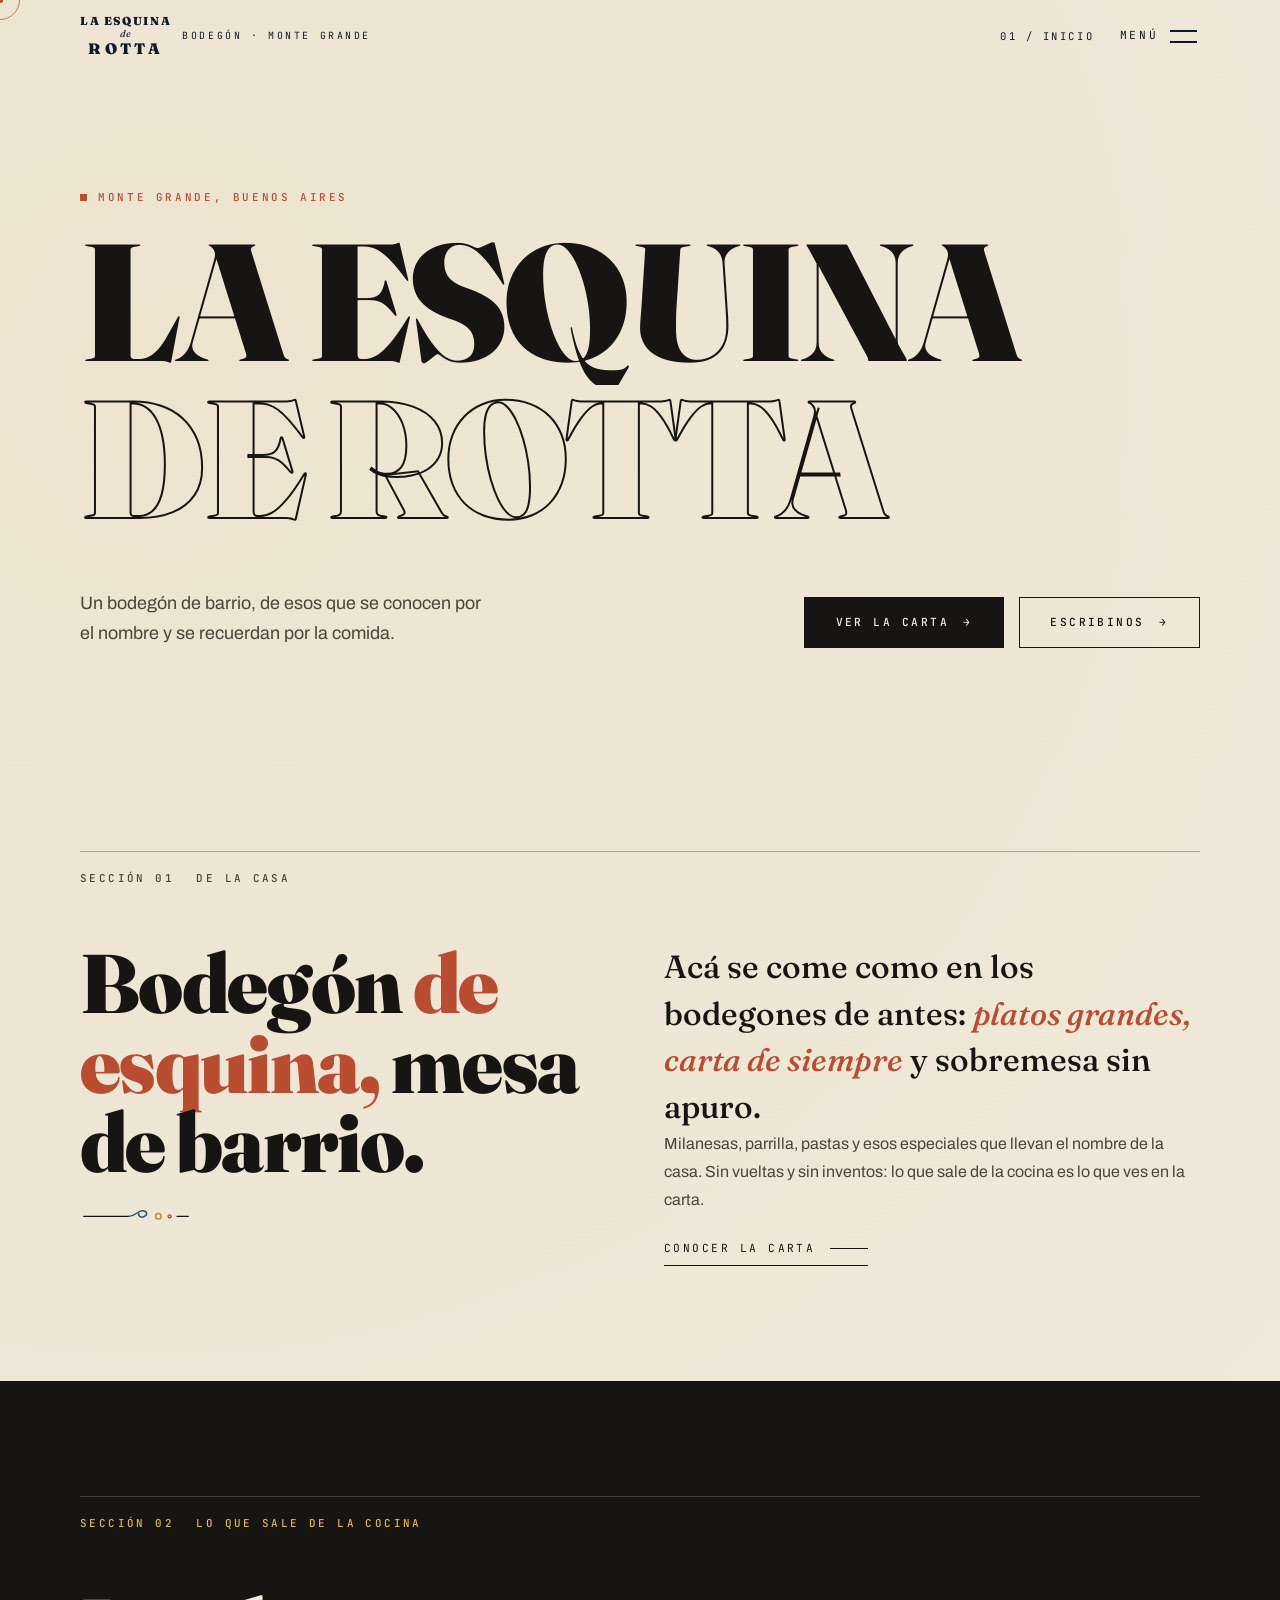
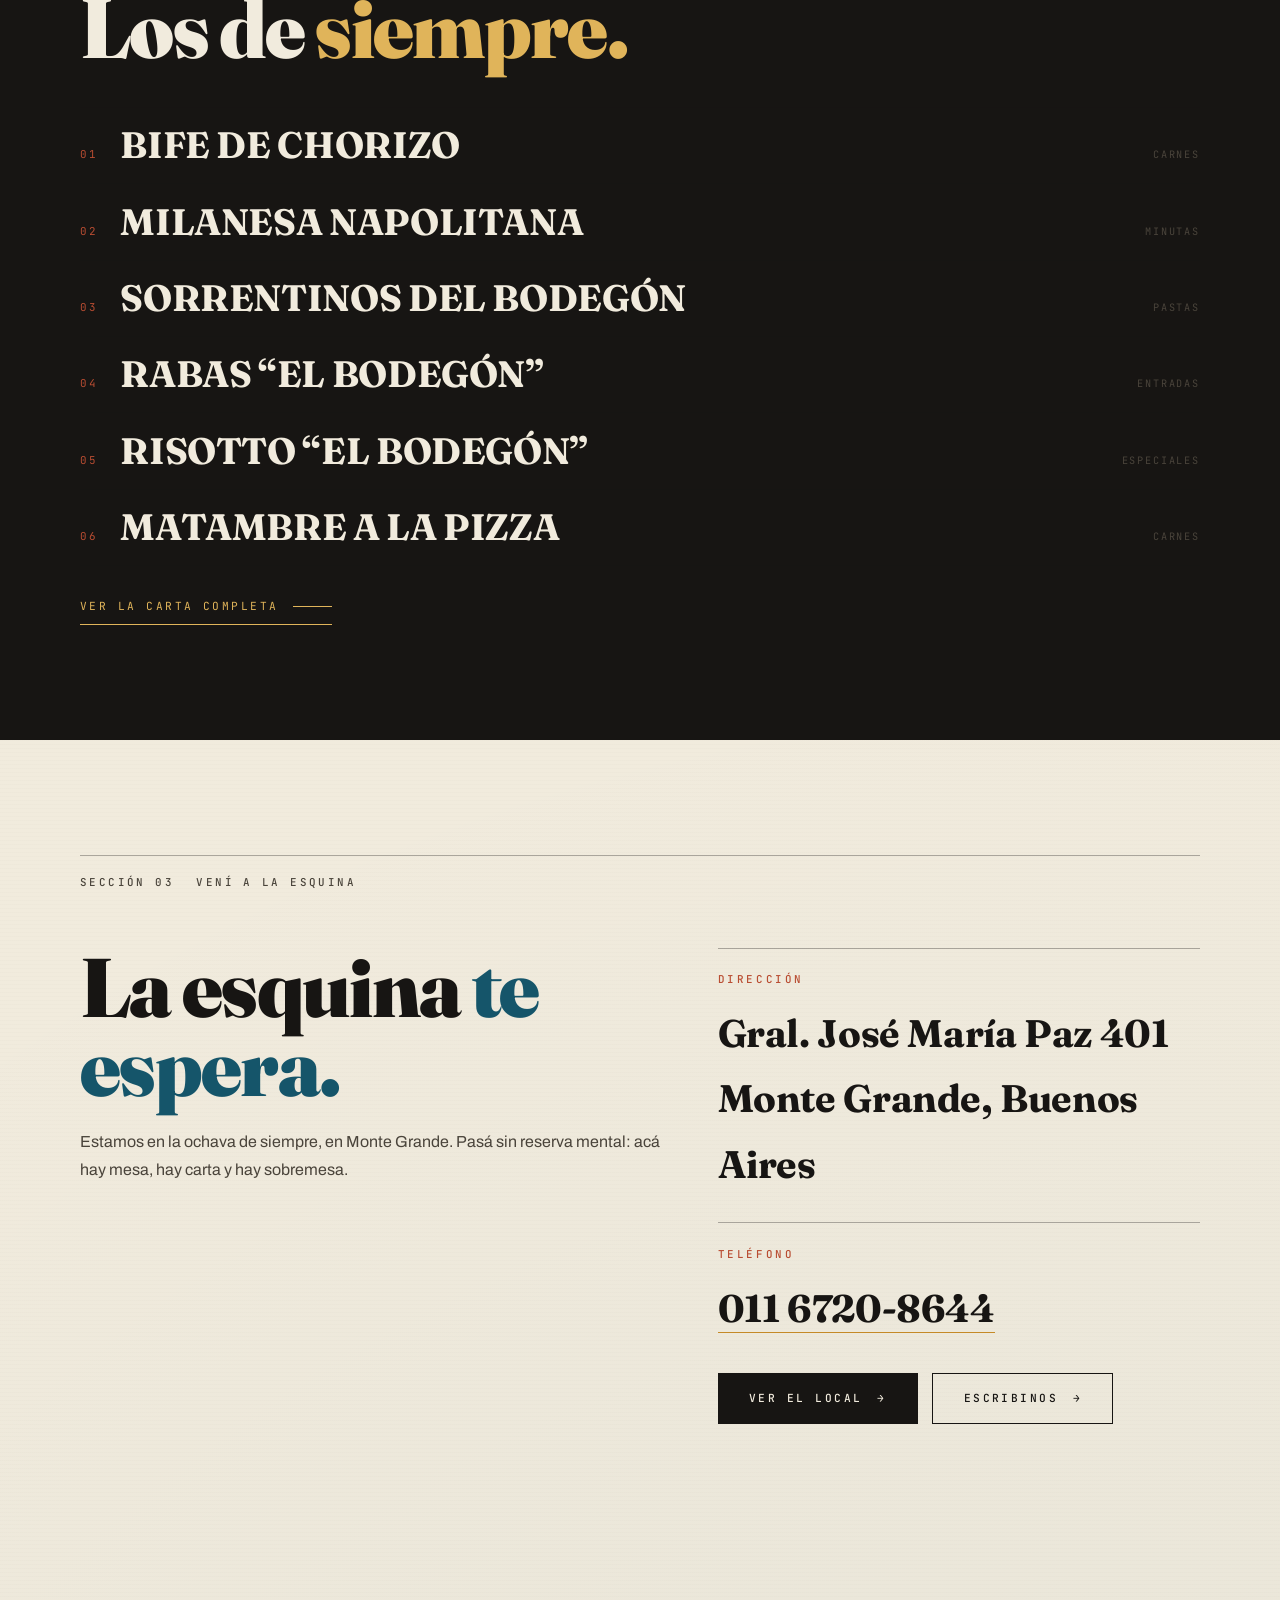
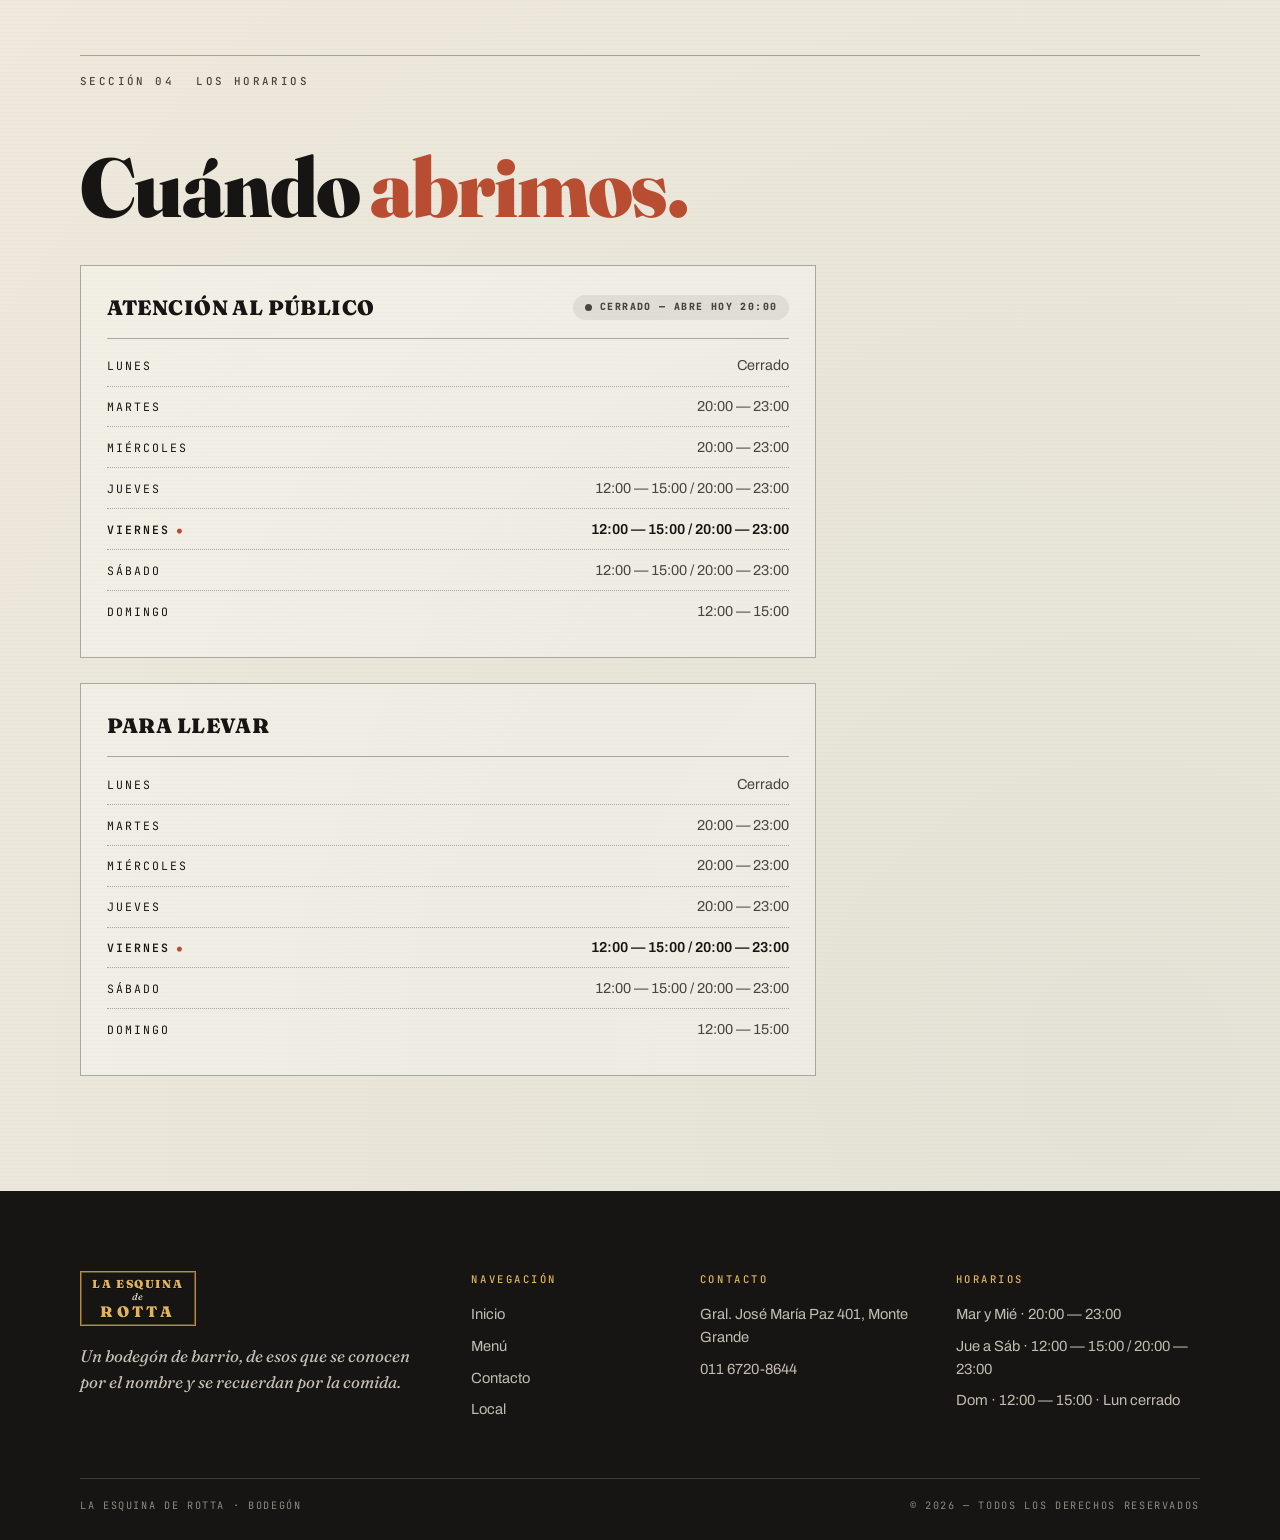
<file: index.html>
<!doctype html>
<html lang="es-AR">
<head>
  <meta charset="utf-8">
  <meta name="viewport" content="width=device-width, initial-scale=1">
  <title>La Esquina de Rotta — Bodegón en Monte Grande</title>
  <meta name="description" content="La Esquina de Rotta, bodegón de barrio en Gral. José María Paz 401, Monte Grande. Carta y horarios.">
  <link rel="icon" href="data:image/svg+xml,%3Csvg xmlns='http://www.w3.org/2000/svg' viewBox='0 0 64 64'%3E%3Crect width='64' height='64' fill='%23171513'/%3E%3Crect x='5' y='5' width='54' height='54' fill='none' stroke='%23C58A27' stroke-width='3'/%3E%3Ctext x='32' y='44' font-family='Georgia' font-size='30' font-weight='bold' fill='%23E0B45A' text-anchor='middle'%3ER%3C/text%3E%3C/svg%3E">
  <link rel="preconnect" href="https://fonts.googleapis.com">
  <link rel="preconnect" href="https://fonts.gstatic.com" crossorigin>
  <link rel="stylesheet" href="css/styles.css">
</head>
<body>
  <a class="salto" href="#contenido">Ir al contenido</a>
  <div class="cortina" aria-hidden="true"></div>
  <div class="cursor-aro" aria-hidden="true"></div>
  <div class="cursor-punto" aria-hidden="true"></div>

  <header class="cabecera">
    <div class="contenedor">
      <a class="marca" href="index.html" aria-label="La Esquina de Rotta, inicio">
        <span class="marca-cartel" aria-hidden="true">
          <b>LA ESQUINA</b>
          <i>de</i>
          <s>ROTTA</s>
        </span>
        <span class="marca-texto">Bodegón · Monte Grande</span>
      </a>
      <div class="cabecera-derecha">
        <span class="pagina-actual">01 / Inicio</span>
        <span>
          <button type="button" class="boton-menu" data-menu-btn aria-expanded="false" aria-label="Abrir menú">
            <span data-menu-label>Menú</span>
            <span class="icono-menu" aria-hidden="true"><span></span><span></span></span>
          </button>
        </span>
      </div>
    </div>
  </header>

  <div class="menu" aria-hidden="true">
    <span class="menu-marco" aria-hidden="true"></span>
    <div class="contenedor">
      <nav class="menu-lista" aria-label="Navegación del sitio">
        <span class="menu-fila"><a class="menu-enlace activo" href="index.html" aria-current="page"><span class="menu-numero">01</span><span class="menu-texto">Inicio</span><span class="menu-aqui">Estás acá</span></a></span>
        <span class="menu-fila"><a class="menu-enlace" href="menu.html"><span class="menu-numero">02</span><span class="menu-texto">Menú</span></a></span>
        <span class="menu-fila"><a class="menu-enlace" href="contacto.html"><span class="menu-numero">03</span><span class="menu-texto">Contacto</span></a></span>
        <span class="menu-fila"><a class="menu-enlace" href="local.html"><span class="menu-numero">04</span><span class="menu-texto">Local</span></a></span>
      </nav>
      <div class="menu-info">
        <span>Gral. José María Paz 401 · Monte Grande</span>
        <a href="https://wa.me/5491167208644" target="_blank" rel="noopener" data-wa="Quiero hacer una consulta.">011 6720-8644</a>
      </div>
    </div>
  </div>

  <main class="principal" id="contenido">
    <section class="heroe heroe-nuevo" aria-labelledby="titulo-sitio">
      <div class="contenedor">
        <p class="heroe-kicker" data-reveal><span aria-hidden="true"></span>Monte Grande, Buenos Aires</p>
        <h1 class="heroe-titulo" id="titulo-sitio" data-split data-retraso="0.1">
          <span class="linea-mascara"><span data-linea>La Esquina</span></span>
          <span class="linea-mascara"><span class="contorno" data-linea>de Rotta</span></span>
        </h1>
        <div class="heroe-abajo">
          <p class="heroe-bajada" data-reveal>Un bodegón de barrio, de esos que se conocen por el nombre y se recuerdan por la comida.</p>
          <div class="heroe-acciones" data-reveal data-retraso="0.1">
            <a class="boton boton-solido" href="menu.html"><span>Ver la carta</span><span class="flecha">→</span></a>
            <a class="boton boton-borde" href="https://wa.me/5491167208644" target="_blank" rel="noopener" data-wa="Quiero hacer una consulta."><span>Escribinos</span><span class="flecha">→</span></a>
          </div>
        </div>
      </div>
    </section>

    <section class="seccion" aria-labelledby="titulo-casa">
      <div class="contenedor">
        <div class="cabecera-seccion" data-reveal>
          <span class="etiqueta">Sección 01</span>
          <span class="etiqueta">De la casa</span>
        </div>
        <div class="seccion-cuerpo dos">
          <div>
            <h2 class="titulo-grande" id="titulo-casa" data-split data-disparo="scroll">Bodegón <span class="texto-ladrillo">de esquina,</span> mesa de barrio.</h2>
            <svg class="mini-filete" viewBox="0 0 120 20" data-filete aria-hidden="true">
              <path class="filete-camino" d="M4 10 H52" fill="none" stroke="#171513" stroke-width="1.5"/>
              <path class="filete-camino" d="M52 10 C60 10 61 4 67 4 C72 4 73 8 69 10 C66 12 62 10 63 7" fill="none" stroke="#15556A" stroke-width="1.5"/>
              <circle class="filete-camino" cx="84" cy="10" r="3" fill="none" stroke="#C58A27" stroke-width="1.6"/>
              <circle class="filete-camino" cx="96" cy="10" r="1.6" fill="none" stroke="#B94D32" stroke-width="1.5"/>
              <path class="filete-camino" d="M104 10 H116" fill="none" stroke="#171513" stroke-width="1.5"/>
            </svg>
          </div>
          <div>
            <p class="texto-concepto" data-reveal>Acá se come como en los bodegones de antes: <em>platos grandes, carta de siempre</em> y sobremesa sin apuro.</p>
            <p class="texto-secundario" data-reveal data-retraso="0.1">Milanesas, parrilla, pastas y esos especiales que llevan el nombre de la casa. Sin vueltas y sin inventos: lo que sale de la cocina es lo que ves en la carta.</p>
            <div data-reveal data-retraso="0.15">
              <a class="enlace-flecha" href="menu.html" style="margin-top:1.6rem">Conocer la carta<span class="barra"></span></a>
            </div>
          </div>
        </div>
      </div>
    </section>

    <section class="seccion seccion-oscura" aria-labelledby="titulo-cocina">
      <div class="contenedor">
        <div class="cabecera-seccion" data-reveal>
          <span class="etiqueta">Sección 02</span>
          <span class="etiqueta">Lo que sale de la cocina</span>
        </div>
        <h2 class="titulo-grande" id="titulo-cocina" data-split data-disparo="scroll">Los de <span style="color:var(--dorado-claro)">siempre.</span></h2>
        <div class="lista-cocina" style="margin-top:2.4rem">
          <a class="fila-cocina" href="menu.html#plato-bife-chorizo" data-reveal><span class="numero">01</span><span class="nombre">Bife de Chorizo</span><span class="detalle">Carnes</span></a>
          <a class="fila-cocina" href="menu.html#plato-milanesa-napolitana" data-reveal data-retraso="0.05"><span class="numero">02</span><span class="nombre">Milanesa Napolitana</span><span class="detalle">Minutas</span></a>
          <a class="fila-cocina" href="menu.html#plato-sorrentinos-bodegon" data-reveal data-retraso="0.1"><span class="numero">03</span><span class="nombre">Sorrentinos del Bodegón</span><span class="detalle">Pastas</span></a>
          <a class="fila-cocina" href="menu.html#plato-rabas" data-reveal data-retraso="0.15"><span class="numero">04</span><span class="nombre">Rabas “El Bodegón”</span><span class="detalle">Entradas</span></a>
          <a class="fila-cocina" href="menu.html#plato-risotto-bodegon" data-reveal data-retraso="0.2"><span class="numero">05</span><span class="nombre">Risotto “El Bodegón”</span><span class="detalle">Especiales</span></a>
          <a class="fila-cocina" href="menu.html#plato-matambre" data-reveal data-retraso="0.25"><span class="numero">06</span><span class="nombre">Matambre a la pizza</span><span class="detalle">Carnes</span></a>
        </div>
        <div data-reveal>
          <a class="enlace-flecha" href="menu.html" style="margin-top:2rem;color:var(--dorado-claro)">Ver la carta completa<span class="barra"></span></a>
        </div>
      </div>
    </section>

    <section class="seccion" aria-labelledby="titulo-esquina">
      <div class="contenedor">
        <div class="cabecera-seccion" data-reveal>
          <span class="etiqueta">Sección 03</span>
          <span class="etiqueta">Vení a la esquina</span>
        </div>
        <div class="grilla-visita">
          <div>
            <h2 class="titulo-grande" id="titulo-esquina" data-split data-disparo="scroll">La esquina <span class="texto-petroleo">te espera.</span></h2>
            <p class="texto-secundario" data-reveal style="margin-top:1.4rem">Estamos en la ochava de siempre, en Monte Grande. Pasá sin reserva mental: acá hay mesa, hay carta y hay sobremesa.</p>
          </div>
          <div>
            <div class="dato-bloque" data-reveal>
              <h3>Dirección</h3>
              <address class="grande">Gral. José María Paz 401<br>Monte Grande, Buenos Aires</address>
            </div>
            <div class="dato-bloque" data-reveal data-retraso="0.05" style="margin-top:1.6rem">
              <h3>Teléfono</h3>
              <p class="grande"><a class="subrayado" href="https://wa.me/5491167208644" target="_blank" rel="noopener" data-wa="Quiero hacer una consulta.">011 6720-8644</a></p>
            </div>
            <div class="grupo-botones" data-reveal data-retraso="0.1">
              <a class="boton boton-solido" href="local.html"><span>Ver el local</span><span class="flecha">→</span></a>
              <a class="boton boton-borde" href="https://wa.me/5491167208644" target="_blank" rel="noopener" data-wa="Quiero hacer una consulta."><span>Escribinos</span><span class="flecha">→</span></a>
            </div>
          </div>
        </div>
      </div>
    </section>

    <section class="seccion" aria-labelledby="titulo-horarios">
      <div class="contenedor">
        <div class="cabecera-seccion" data-reveal>
          <span class="etiqueta">Sección 04</span>
          <span class="etiqueta">Los horarios</span>
        </div>
        <h2 class="titulo-grande" id="titulo-horarios" data-split data-disparo="scroll">Cuándo <span class="texto-ladrillo">abrimos.</span></h2>
        <div class="grilla-horarios" style="margin-top:2.4rem">
          <div class="bloque-horario" data-reveal>
            <h3>Atención al público <span class="chip-estado" data-estado><span class="chip-punto"></span><span data-estado-texto>Consultar</span></span></h3>
            <ul class="lista-horarios" data-horarios="salon">
              <li data-dia="1" data-rangos=""><span>Lunes</span><span>Cerrado</span></li>
              <li data-dia="2" data-rangos="20:00-23:00"><span>Martes</span><span><time>20:00 — 23:00</time></span></li>
              <li data-dia="3" data-rangos="20:00-23:00"><span>Miércoles</span><span><time>20:00 — 23:00</time></span></li>
              <li data-dia="4" data-rangos="12:00-15:00,20:00-23:00"><span>Jueves</span><span><time>12:00 — 15:00</time> / <time>20:00 — 23:00</time></span></li>
              <li data-dia="5" data-rangos="12:00-15:00,20:00-23:00"><span>Viernes</span><span><time>12:00 — 15:00</time> / <time>20:00 — 23:00</time></span></li>
              <li data-dia="6" data-rangos="12:00-15:00,20:00-23:00"><span>Sábado</span><span><time>12:00 — 15:00</time> / <time>20:00 — 23:00</time></span></li>
              <li data-dia="0" data-rangos="12:00-15:00"><span>Domingo</span><span><time>12:00 — 15:00</time></span></li>
            </ul>
          </div>
          <div class="bloque-horario" data-reveal data-retraso="0.08">
            <h3>Para llevar</h3>
            <ul class="lista-horarios" data-horarios="llevar">
              <li data-dia="1" data-rangos=""><span>Lunes</span><span>Cerrado</span></li>
              <li data-dia="2" data-rangos="20:00-23:00"><span>Martes</span><span><time>20:00 — 23:00</time></span></li>
              <li data-dia="3" data-rangos="20:00-23:00"><span>Miércoles</span><span><time>20:00 — 23:00</time></span></li>
              <li data-dia="4" data-rangos="20:00-23:00"><span>Jueves</span><span><time>20:00 — 23:00</time></span></li>
              <li data-dia="5" data-rangos="12:00-15:00,20:00-23:00"><span>Viernes</span><span><time>12:00 — 15:00</time> / <time>20:00 — 23:00</time></span></li>
              <li data-dia="6" data-rangos="12:00-15:00,20:00-23:00"><span>Sábado</span><span><time>12:00 — 15:00</time> / <time>20:00 — 23:00</time></span></li>
              <li data-dia="0" data-rangos="12:00-15:00"><span>Domingo</span><span><time>12:00 — 15:00</time></span></li>
            </ul>
          </div>
        </div>
      </div>
    </section>
  </main>

  <footer class="pie">
    <div class="contenedor">
      <div class="pie-grilla">
        <div class="pie-marca">
          <span class="marca-cartel" aria-hidden="true">
            <b>LA ESQUINA</b>
            <i>de</i>
            <s>ROTTA</s>
          </span>
          <p class="pie-frase">Un bodegón de barrio, de esos que se conocen por el nombre y se recuerdan por la comida.</p>
        </div>
        <div>
          <h3>Navegación</h3>
          <ul>
            <li><a href="index.html">Inicio</a></li>
            <li><a href="menu.html">Menú</a></li>
            <li><a href="contacto.html">Contacto</a></li>
            <li><a href="local.html">Local</a></li>
          </ul>
        </div>
        <div>
          <h3>Contacto</h3>
          <ul>
            <li>Gral. José María Paz 401, Monte Grande</li>
            <li><a href="https://wa.me/5491167208644" target="_blank" rel="noopener" data-wa="Quiero hacer una consulta.">011 6720-8644</a></li>
          </ul>
        </div>
        <div>
          <h3>Horarios</h3>
          <ul>
            <li>Mar y Mié · 20:00 — 23:00</li>
            <li>Jue a Sáb · 12:00 — 15:00 / 20:00 — 23:00</li>
            <li>Dom · 12:00 — 15:00 · Lun cerrado</li>
          </ul>
        </div>
      </div>
      <div class="pie-abajo">
        <span>La Esquina de Rotta · Bodegón</span>
        <span>© <span data-anio>2026</span> — Todos los derechos reservados</span>
      </div>
    </div>
  </footer>

  <script src="js/main.js" defer></script>
</body>
</html>
</file>
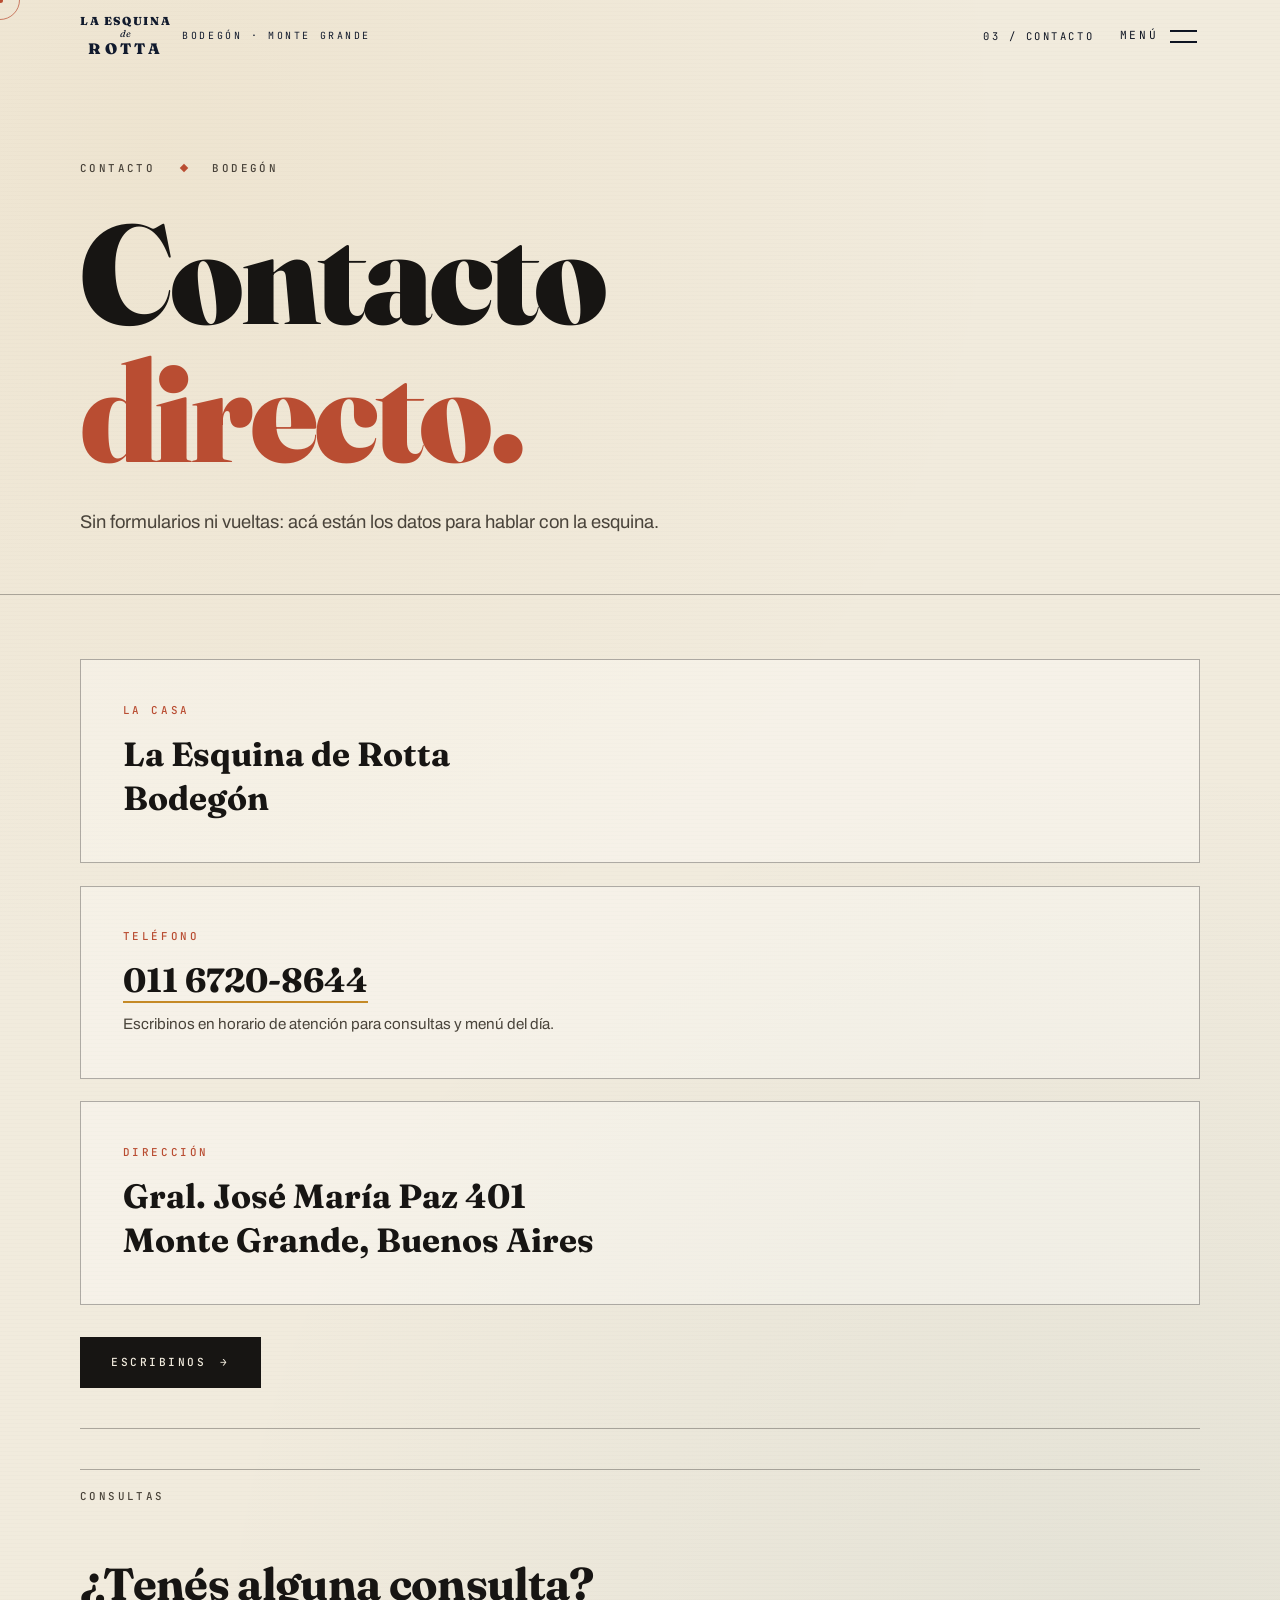
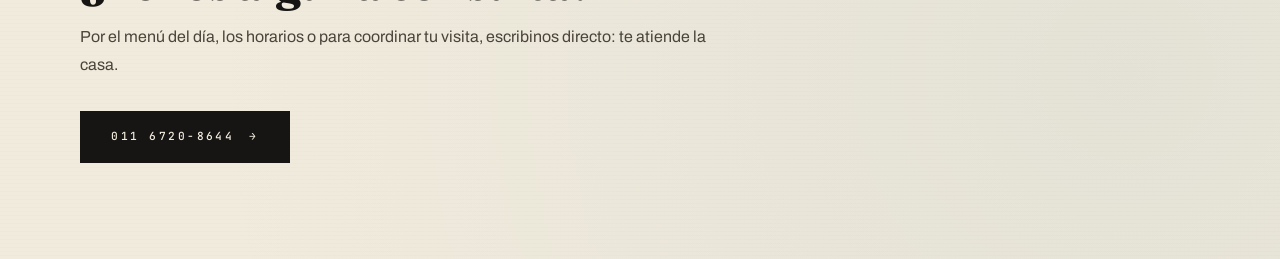
<file: contacto.html>
<!doctype html>
<html lang="es-AR">
<head>
  <meta charset="utf-8">
  <meta name="viewport" content="width=device-width, initial-scale=1">
  <title>Contacto — La Esquina de Rotta · Bodegón</title>
  <meta name="description" content="Contacto de La Esquina de Rotta: Gral. José María Paz 401, Monte Grande. Teléfono 011 6720-8644.">
  <link rel="icon" href="data:image/svg+xml,%3Csvg xmlns='http://www.w3.org/2000/svg' viewBox='0 0 64 64'%3E%3Crect width='64' height='64' fill='%23171513'/%3E%3Crect x='5' y='5' width='54' height='54' fill='none' stroke='%23C58A27' stroke-width='3'/%3E%3Ctext x='32' y='44' font-family='Georgia' font-size='30' font-weight='bold' fill='%23E0B45A' text-anchor='middle'%3ER%3C/text%3E%3C/svg%3E">
  <link rel="preconnect" href="https://fonts.googleapis.com">
  <link rel="preconnect" href="https://fonts.gstatic.com" crossorigin>
  <link rel="stylesheet" href="css/styles.css">
</head>
<body>
  <a class="salto" href="#contenido">Ir al contenido</a>
  <div class="cortina" aria-hidden="true"></div>
  <div class="cursor-aro" aria-hidden="true"></div>
  <div class="cursor-punto" aria-hidden="true"></div>

  <header class="cabecera">
    <div class="contenedor">
      <a class="marca" href="index.html" aria-label="La Esquina de Rotta, inicio">
        <span class="marca-cartel" aria-hidden="true">
          <b>LA ESQUINA</b>
          <i>de</i>
          <s>ROTTA</s>
        </span>
        <span class="marca-texto">Bodegón · Monte Grande</span>
      </a>
      <div class="cabecera-derecha">
        <span class="pagina-actual">03 / Contacto</span>
        <span>
          <button type="button" class="boton-menu" data-menu-btn aria-expanded="false" aria-label="Abrir menú">
            <span data-menu-label>Menú</span>
            <span class="icono-menu" aria-hidden="true"><span></span><span></span></span>
          </button>
        </span>
      </div>
    </div>
  </header>

  <div class="menu" aria-hidden="true">
    <span class="menu-marco" aria-hidden="true"></span>
    <div class="contenedor">
      <nav class="menu-lista" aria-label="Navegación del sitio">
        <span class="menu-fila"><a class="menu-enlace" href="index.html"><span class="menu-numero">01</span><span class="menu-texto">Inicio</span></a></span>
        <span class="menu-fila"><a class="menu-enlace" href="menu.html"><span class="menu-numero">02</span><span class="menu-texto">Menú</span></a></span>
        <span class="menu-fila"><a class="menu-enlace activo" href="contacto.html" aria-current="page"><span class="menu-numero">03</span><span class="menu-texto">Contacto</span><span class="menu-aqui">Estás acá</span></a></span>
        <span class="menu-fila"><a class="menu-enlace" href="local.html"><span class="menu-numero">04</span><span class="menu-texto">Local</span></a></span>
      </nav>
      <div class="menu-info">
        <span>Gral. José María Paz 401 · Monte Grande</span>
        <a href="https://wa.me/5491167208644" target="_blank" rel="noopener" data-wa="Quiero hacer una consulta.">011 6720-8644</a>
      </div>
    </div>
  </div>

  <main class="principal" id="contenido">
    <section class="pagina-cabeza" aria-labelledby="titulo-contacto">
      <div class="contenedor">
        <div class="heroe-arriba" data-reveal>
          <span class="etiqueta">Contacto</span>
          <span class="punto" aria-hidden="true"></span>
          <span class="etiqueta">Bodegón</span>
        </div>
        <h1 class="titulo-xl" id="titulo-contacto" data-split data-retraso="0.1">
          <span class="linea-mascara"><span data-linea>Contacto</span></span>
          <span class="linea-mascara"><span data-linea class="texto-ladrillo">directo.</span></span>
        </h1>
        <p class="intro" data-reveal>Sin formularios ni vueltas: acá están los datos para hablar con la esquina.</p>
      </div>
    </section>

    <div class="contacto-bloque">
      <div class="contenedor">
        <div class="tarjeta-contacto" data-reveal>
          <h2>La casa</h2>
          <p class="valor">La Esquina de Rotta<br>Bodegón</p>
        </div>
        <div class="tarjeta-contacto" data-reveal>
          <h2>Teléfono</h2>
          <p class="valor"><a href="https://wa.me/5491167208644" target="_blank" rel="noopener" data-wa="Quiero hacer una consulta.">011 6720-8644</a></p>
          <p class="chico">Escribinos en horario de atención para consultas y menú del día.</p>
        </div>
        <div class="tarjeta-contacto" data-reveal>
          <h2>Dirección</h2>
          <address class="valor">Gral. José María Paz 401<br>Monte Grande, Buenos Aires</address>
        </div>
        <div class="grupo-botones" data-reveal>
          <a class="boton boton-solido" href="https://wa.me/5491167208644" target="_blank" rel="noopener" data-wa="Quiero hacer una consulta."><span>Escribinos</span><span class="flecha">→</span></a>
        </div>
        <section class="consulta" aria-labelledby="titulo-consulta">
          <div class="cabecera-seccion" data-reveal>
            <span class="etiqueta">Consultas</span>
          </div>
          <h2 class="titulo-mediano" id="titulo-consulta" data-reveal>¿Tenés alguna consulta?</h2>
          <p class="texto-secundario" data-reveal style="margin-top:1rem">Por el menú del día, los horarios o para coordinar tu visita, escribinos directo: te atiende la casa.</p>
          <div class="grupo-botones" data-reveal>
            <a class="boton boton-solido" href="https://wa.me/5491167208644" target="_blank" rel="noopener" data-wa="Tengo una consulta."><span>011 6720-8644</span><span class="flecha">→</span></a>
          </div>
        </section>
      </div>
    </div>
  </main>

  <script src="js/main.js" defer></script>
</body>
</html>
</file>
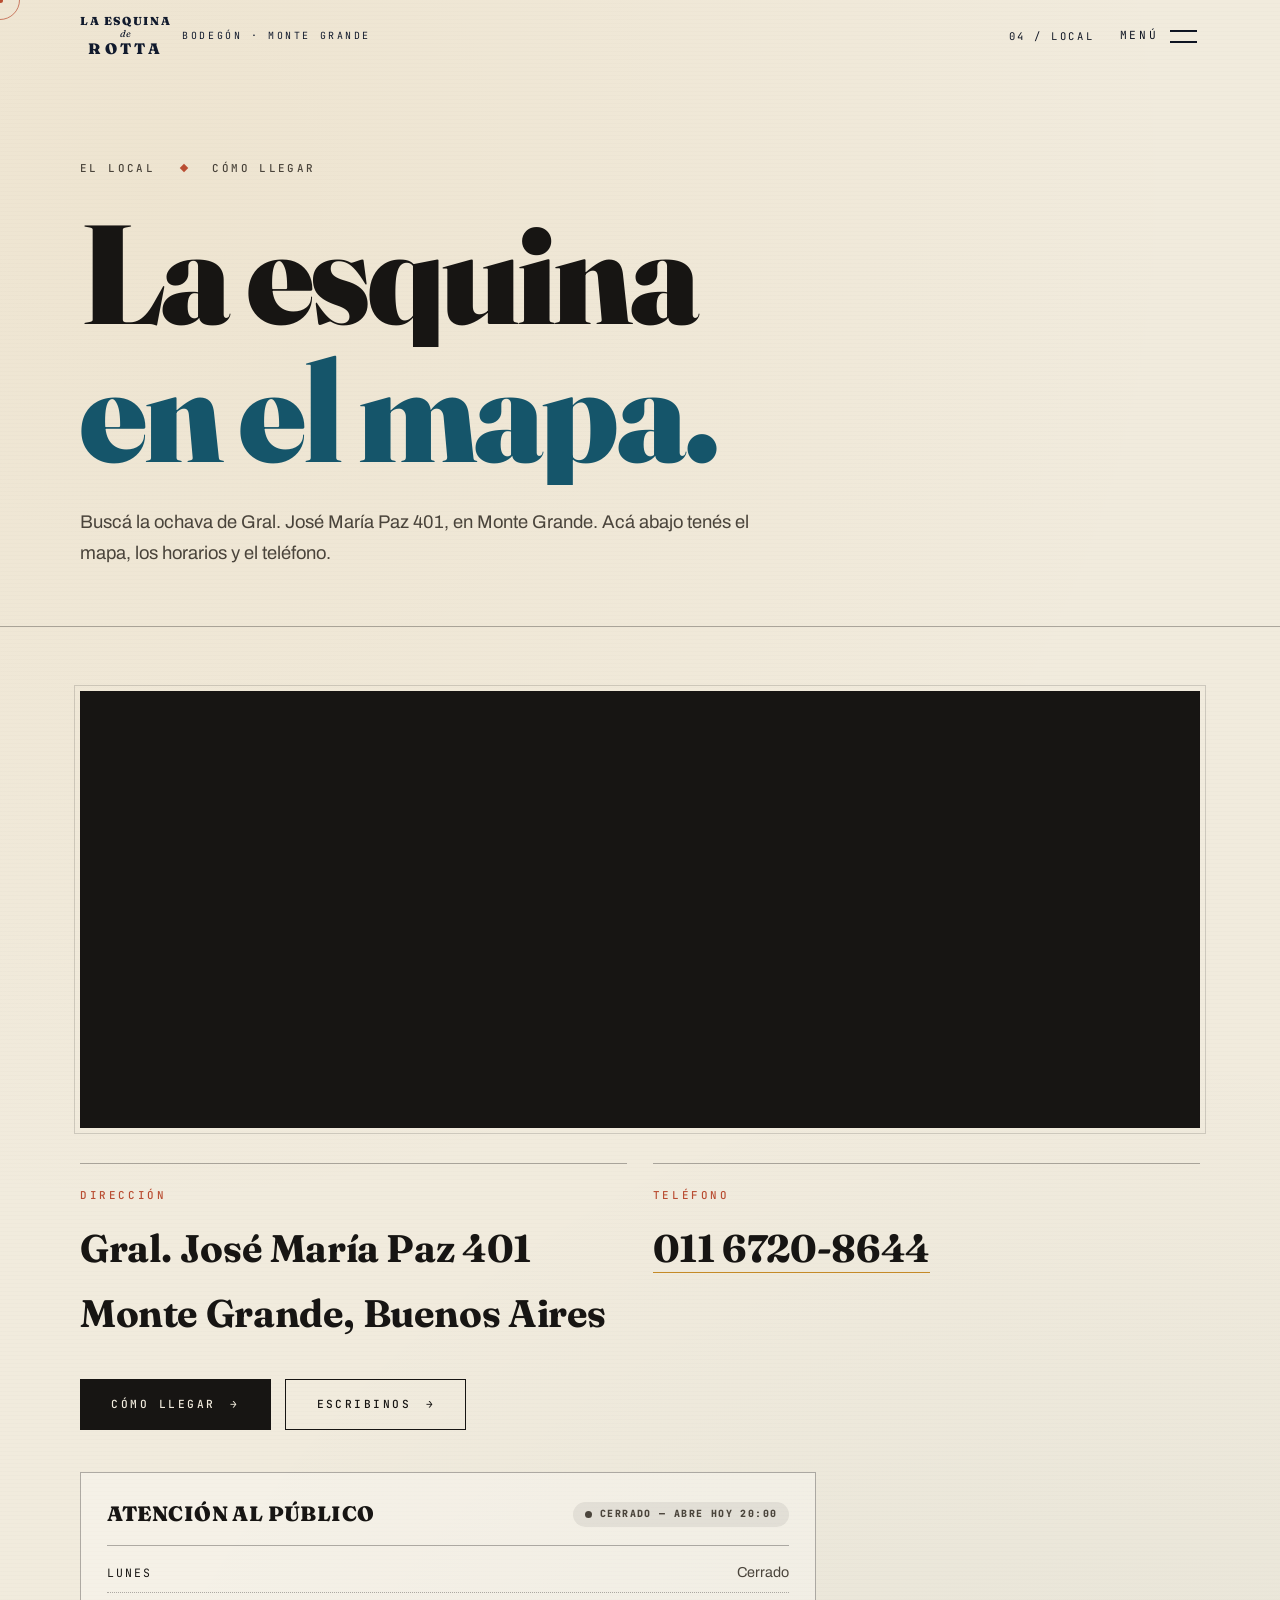
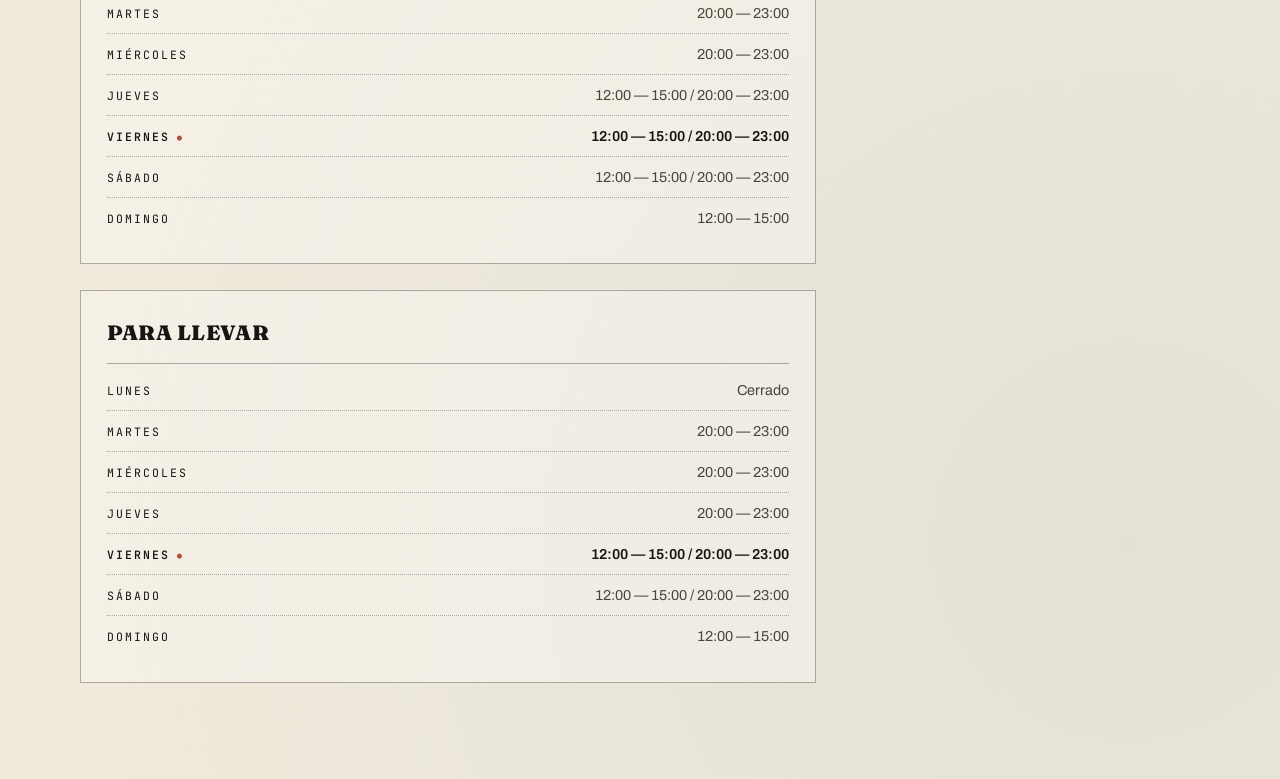
<file: local.html>
<!doctype html>
<html lang="es-AR">
<head>
  <meta charset="utf-8">
  <meta name="viewport" content="width=device-width, initial-scale=1">
  <title>Local — La Esquina de Rotta · Bodegón</title>
  <meta name="description" content="Cómo llegar a La Esquina de Rotta: Gral. José María Paz 401, Monte Grande. Mapa, horarios y teléfono 011 6720-8644.">
  <link rel="icon" href="data:image/svg+xml,%3Csvg xmlns='http://www.w3.org/2000/svg' viewBox='0 0 64 64'%3E%3Crect width='64' height='64' fill='%23171513'/%3E%3Crect x='5' y='5' width='54' height='54' fill='none' stroke='%23C58A27' stroke-width='3'/%3E%3Ctext x='32' y='44' font-family='Georgia' font-size='30' font-weight='bold' fill='%23E0B45A' text-anchor='middle'%3ER%3C/text%3E%3C/svg%3E">
  <link rel="preconnect" href="https://fonts.googleapis.com">
  <link rel="preconnect" href="https://fonts.gstatic.com" crossorigin>
  <link rel="stylesheet" href="css/styles.css">
</head>
<body>
  <a class="salto" href="#contenido">Ir al contenido</a>
  <div class="cortina" aria-hidden="true"></div>
  <div class="cursor-aro" aria-hidden="true"></div>
  <div class="cursor-punto" aria-hidden="true"></div>

  <header class="cabecera">
    <div class="contenedor">
      <a class="marca" href="index.html" aria-label="La Esquina de Rotta, inicio">
        <span class="marca-cartel" aria-hidden="true">
          <b>LA ESQUINA</b>
          <i>de</i>
          <s>ROTTA</s>
        </span>
        <span class="marca-texto">Bodegón · Monte Grande</span>
      </a>
      <div class="cabecera-derecha">
        <span class="pagina-actual">04 / Local</span>
        <span>
          <button type="button" class="boton-menu" data-menu-btn aria-expanded="false" aria-label="Abrir menú">
            <span data-menu-label>Menú</span>
            <span class="icono-menu" aria-hidden="true"><span></span><span></span></span>
          </button>
        </span>
      </div>
    </div>
  </header>

  <div class="menu" aria-hidden="true">
    <span class="menu-marco" aria-hidden="true"></span>
    <div class="contenedor">
      <nav class="menu-lista" aria-label="Navegación del sitio">
        <span class="menu-fila"><a class="menu-enlace" href="index.html"><span class="menu-numero">01</span><span class="menu-texto">Inicio</span></a></span>
        <span class="menu-fila"><a class="menu-enlace" href="menu.html"><span class="menu-numero">02</span><span class="menu-texto">Menú</span></a></span>
        <span class="menu-fila"><a class="menu-enlace" href="contacto.html"><span class="menu-numero">03</span><span class="menu-texto">Contacto</span></a></span>
        <span class="menu-fila"><a class="menu-enlace activo" href="local.html" aria-current="page"><span class="menu-numero">04</span><span class="menu-texto">Local</span><span class="menu-aqui">Estás acá</span></a></span>
      </nav>
      <div class="menu-info">
        <span>Gral. José María Paz 401 · Monte Grande</span>
        <a href="https://wa.me/5491167208644" target="_blank" rel="noopener" data-wa="Quiero hacer una consulta.">011 6720-8644</a>
      </div>
    </div>
  </div>

  <main class="principal" id="contenido">
    <section class="pagina-cabeza" aria-labelledby="titulo-local">
      <div class="contenedor">
        <div class="heroe-arriba" data-reveal>
          <span class="etiqueta">El local</span>
          <span class="punto" aria-hidden="true"></span>
          <span class="etiqueta">Cómo llegar</span>
        </div>
        <h1 class="titulo-xl" id="titulo-local" data-split data-retraso="0.1">
          <span class="linea-mascara"><span data-linea>La esquina</span></span>
          <span class="linea-mascara"><span data-linea class="texto-petroleo">en el mapa.</span></span>
        </h1>
        <p class="intro" data-reveal>Buscá la ochava de Gral. José María Paz 401, en Monte Grande. Acá abajo tenés el mapa, los horarios y el teléfono.</p>
      </div>
    </section>

    <div class="local-bloque">
      <div class="contenedor">
        <div class="mapa-marco" data-reveal>
          <iframe title="Mapa: Gral. José María Paz 401, Monte Grande" src="https://www.google.com/maps?q=Gral.+Jos%C3%A9+Mar%C3%ADa+Paz+401,+Monte+Grande,+Buenos+Aires&amp;output=embed" loading="lazy" referrerpolicy="no-referrer-when-downgrade" allowfullscreen></iframe>
        </div>
        <div class="local-datos">
          <div class="dato-bloque" data-reveal>
            <h3>Dirección</h3>
            <address class="grande">Gral. José María Paz 401<br>Monte Grande, Buenos Aires</address>
          </div>
          <div class="dato-bloque" data-reveal data-retraso="0.05">
            <h3>Teléfono</h3>
            <p class="grande"><a class="subrayado" href="https://wa.me/5491167208644" target="_blank" rel="noopener" data-wa="Quiero hacer una consulta.">011 6720-8644</a></p>
          </div>
        </div>
        <div class="grupo-botones" data-reveal>
          <a class="boton boton-solido" href="https://www.google.com/maps/search/?api=1&amp;query=Gral.+Jos%C3%A9+Mar%C3%ADa+Paz+401,+Monte+Grande,+Buenos+Aires" target="_blank" rel="noopener"><span>Cómo llegar</span><span class="flecha">→</span></a>
          <a class="boton boton-borde" href="https://wa.me/5491167208644" target="_blank" rel="noopener" data-wa="Quiero hacer una consulta."><span>Escribinos</span><span class="flecha">→</span></a>
        </div>
        <div class="grilla-horarios" style="margin-top:2.6rem">
          <div class="bloque-horario" data-reveal>
            <h3>Atención al público <span class="chip-estado" data-estado><span class="chip-punto"></span><span data-estado-texto>Consultar</span></span></h3>
            <ul class="lista-horarios" data-horarios="salon">
              <li data-dia="1" data-rangos=""><span>Lunes</span><span>Cerrado</span></li>
              <li data-dia="2" data-rangos="20:00-23:00"><span>Martes</span><span><time>20:00 — 23:00</time></span></li>
              <li data-dia="3" data-rangos="20:00-23:00"><span>Miércoles</span><span><time>20:00 — 23:00</time></span></li>
              <li data-dia="4" data-rangos="12:00-15:00,20:00-23:00"><span>Jueves</span><span><time>12:00 — 15:00</time> / <time>20:00 — 23:00</time></span></li>
              <li data-dia="5" data-rangos="12:00-15:00,20:00-23:00"><span>Viernes</span><span><time>12:00 — 15:00</time> / <time>20:00 — 23:00</time></span></li>
              <li data-dia="6" data-rangos="12:00-15:00,20:00-23:00"><span>Sábado</span><span><time>12:00 — 15:00</time> / <time>20:00 — 23:00</time></span></li>
              <li data-dia="0" data-rangos="12:00-15:00"><span>Domingo</span><span><time>12:00 — 15:00</time></span></li>
            </ul>
          </div>
          <div class="bloque-horario" data-reveal data-retraso="0.08">
            <h3>Para llevar</h3>
            <ul class="lista-horarios" data-horarios="llevar">
              <li data-dia="1" data-rangos=""><span>Lunes</span><span>Cerrado</span></li>
              <li data-dia="2" data-rangos="20:00-23:00"><span>Martes</span><span><time>20:00 — 23:00</time></span></li>
              <li data-dia="3" data-rangos="20:00-23:00"><span>Miércoles</span><span><time>20:00 — 23:00</time></span></li>
              <li data-dia="4" data-rangos="20:00-23:00"><span>Jueves</span><span><time>20:00 — 23:00</time></span></li>
              <li data-dia="5" data-rangos="12:00-15:00,20:00-23:00"><span>Viernes</span><span><time>12:00 — 15:00</time> / <time>20:00 — 23:00</time></span></li>
              <li data-dia="6" data-rangos="12:00-15:00,20:00-23:00"><span>Sábado</span><span><time>12:00 — 15:00</time> / <time>20:00 — 23:00</time></span></li>
              <li data-dia="0" data-rangos="12:00-15:00"><span>Domingo</span><span><time>12:00 — 15:00</time></span></li>
            </ul>
          </div>
        </div>
      </div>
    </div>
  </main>

  <script src="js/main.js" defer></script>
</body>
</html>
</file>
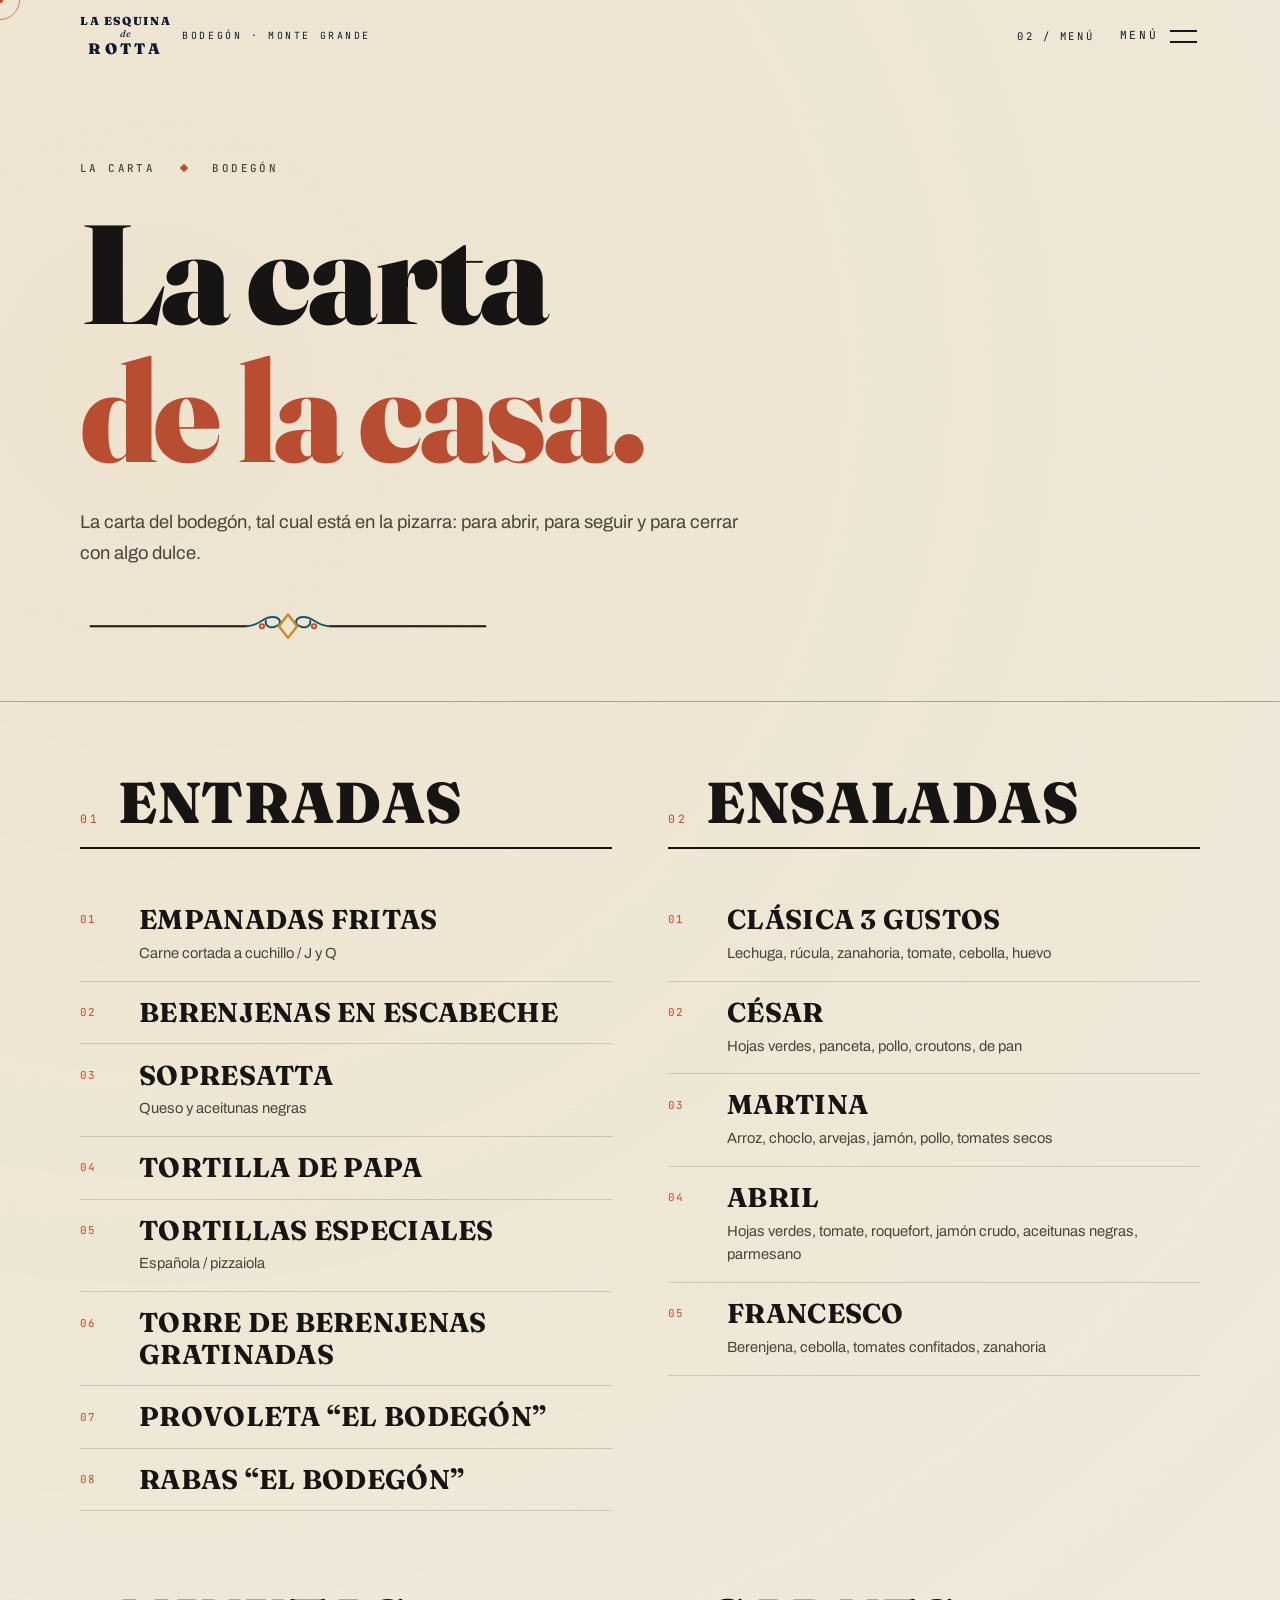
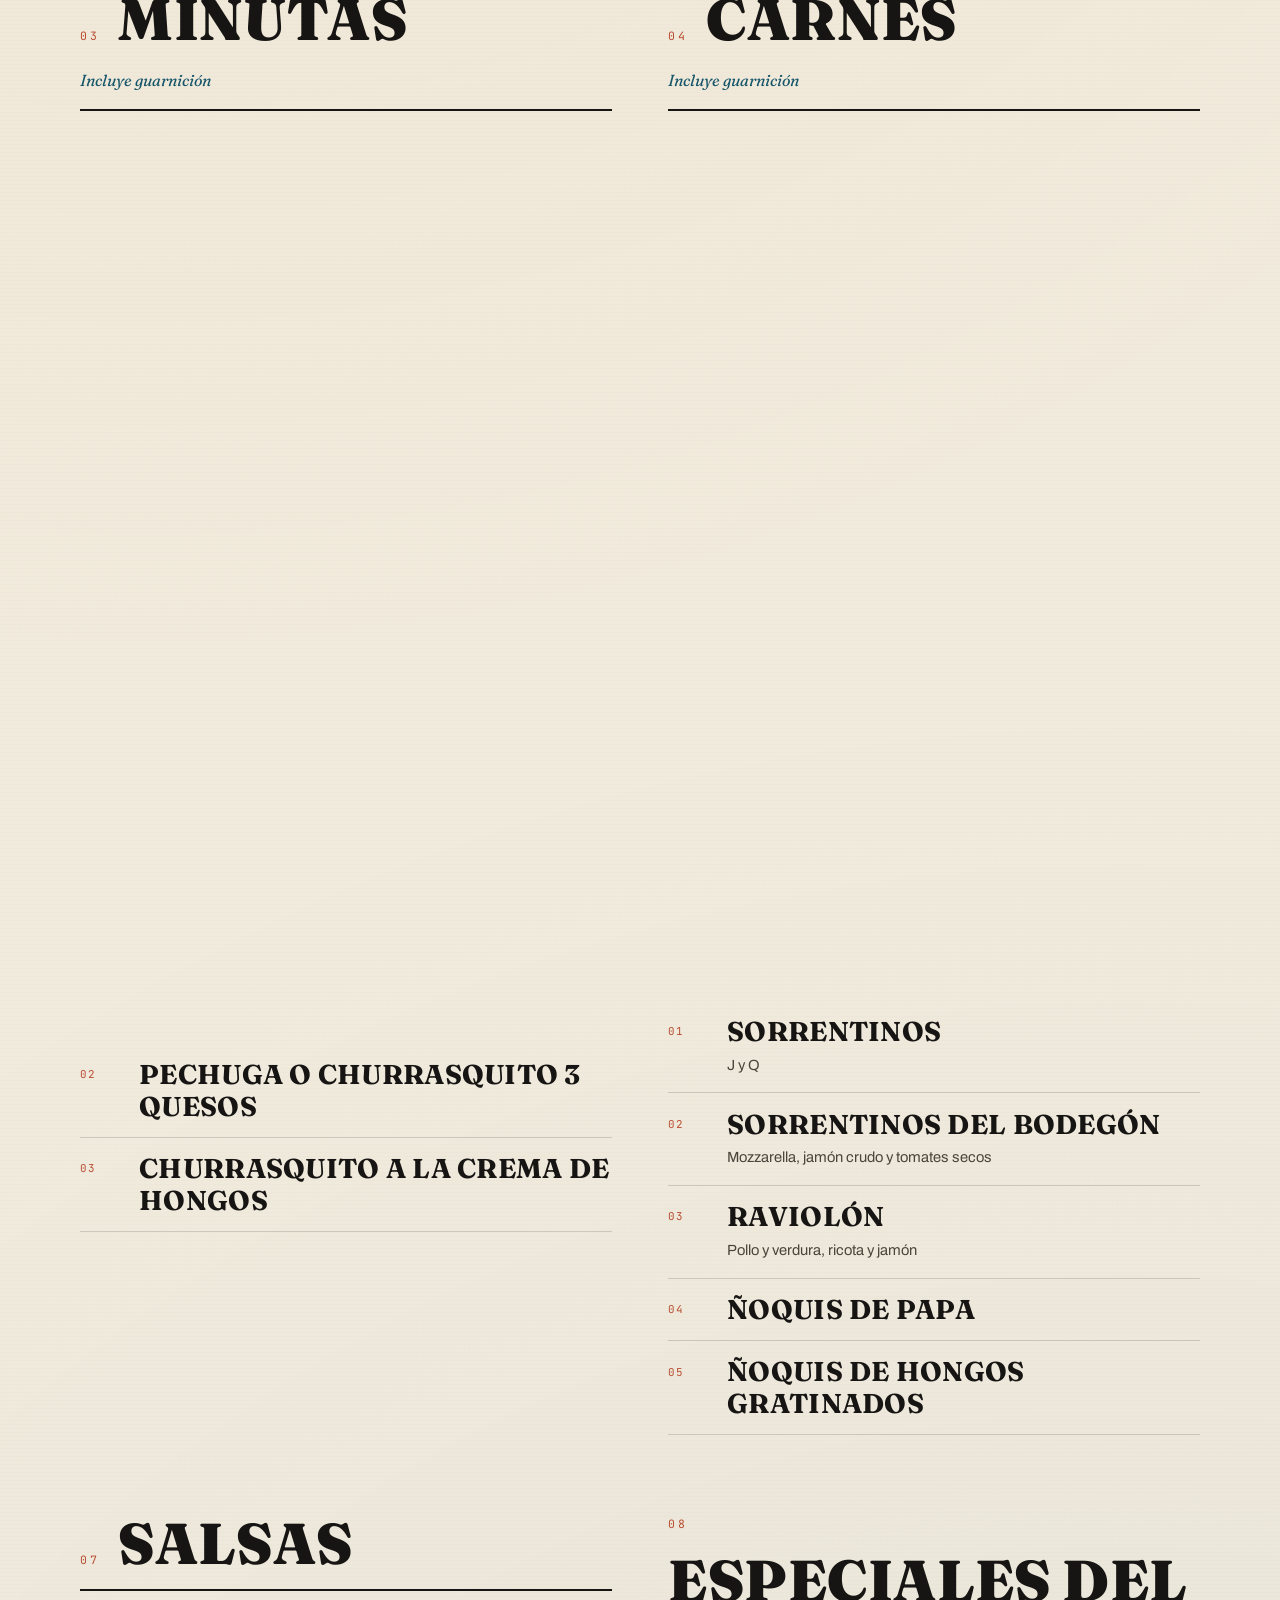
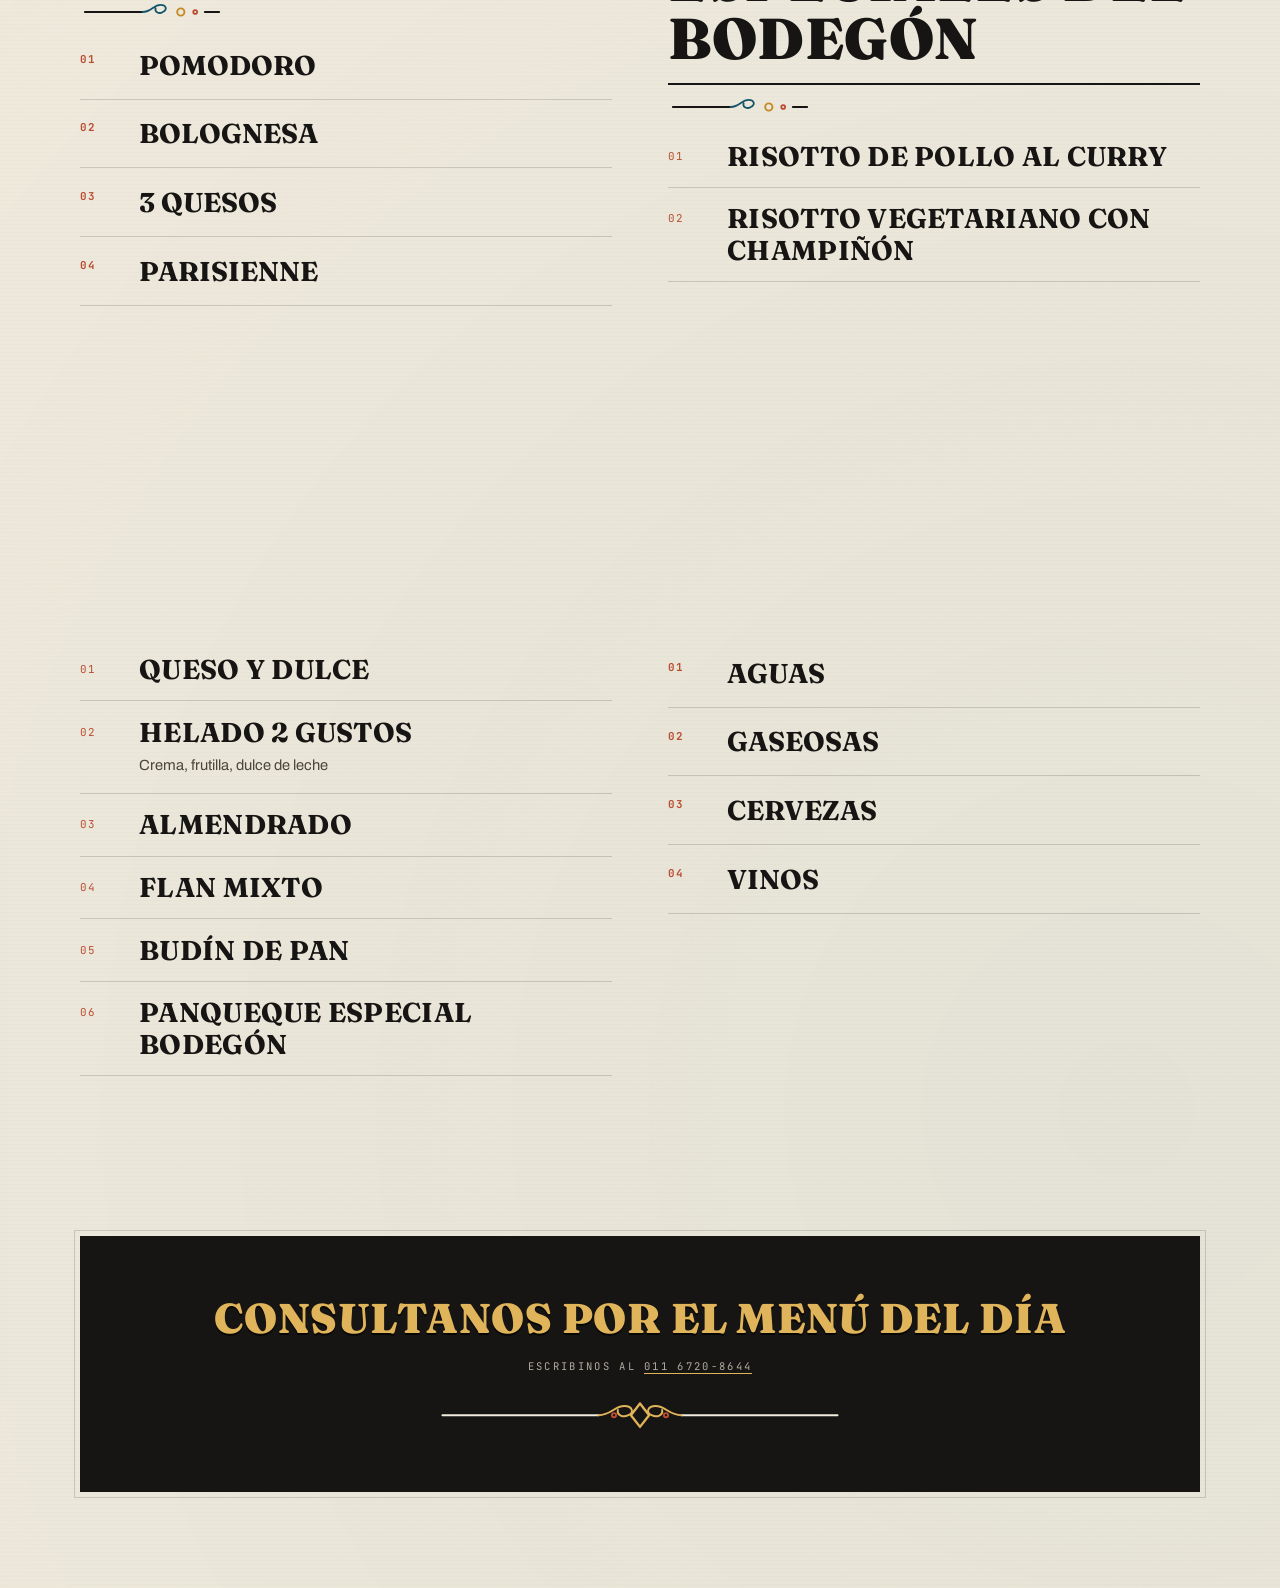
<file: menu.html>
<!doctype html>
<html lang="es-AR">
<head>
  <meta charset="utf-8">
  <meta name="viewport" content="width=device-width, initial-scale=1">
  <title>Menú — La Esquina de Rotta · Bodegón</title>
  <meta name="description" content="La carta de La Esquina de Rotta: entradas, ensaladas, minutas, carnes, pollos, pastas, especiales, postres y bebidas.">
  <link rel="icon" href="data:image/svg+xml,%3Csvg xmlns='http://www.w3.org/2000/svg' viewBox='0 0 64 64'%3E%3Crect width='64' height='64' fill='%23171513'/%3E%3Crect x='5' y='5' width='54' height='54' fill='none' stroke='%23C58A27' stroke-width='3'/%3E%3Ctext x='32' y='44' font-family='Georgia' font-size='30' font-weight='bold' fill='%23E0B45A' text-anchor='middle'%3ER%3C/text%3E%3C/svg%3E">
  <link rel="preconnect" href="https://fonts.googleapis.com">
  <link rel="preconnect" href="https://fonts.gstatic.com" crossorigin>
  <link rel="stylesheet" href="css/styles.css">
</head>
<body>
  <a class="salto" href="#contenido">Ir al contenido</a>
  <div class="cortina" aria-hidden="true"></div>
  <div class="cursor-aro" aria-hidden="true"></div>
  <div class="cursor-punto" aria-hidden="true"></div>

  <header class="cabecera">
    <div class="contenedor">
      <a class="marca" href="index.html" aria-label="La Esquina de Rotta, inicio">
        <span class="marca-cartel" aria-hidden="true">
          <b>LA ESQUINA</b>
          <i>de</i>
          <s>ROTTA</s>
        </span>
        <span class="marca-texto">Bodegón · Monte Grande</span>
      </a>
      <div class="cabecera-derecha">
        <span class="pagina-actual">02 / Menú</span>
        <span>
          <button type="button" class="boton-menu" data-menu-btn aria-expanded="false" aria-label="Abrir menú">
            <span data-menu-label>Menú</span>
            <span class="icono-menu" aria-hidden="true"><span></span><span></span></span>
          </button>
        </span>
      </div>
    </div>
  </header>

  <div class="menu" aria-hidden="true">
    <span class="menu-marco" aria-hidden="true"></span>
    <div class="contenedor">
      <nav class="menu-lista" aria-label="Navegación del sitio">
        <span class="menu-fila"><a class="menu-enlace" href="index.html"><span class="menu-numero">01</span><span class="menu-texto">Inicio</span></a></span>
        <span class="menu-fila"><a class="menu-enlace activo" href="menu.html" aria-current="page"><span class="menu-numero">02</span><span class="menu-texto">Menú</span><span class="menu-aqui">Estás acá</span></a></span>
        <span class="menu-fila"><a class="menu-enlace" href="contacto.html"><span class="menu-numero">03</span><span class="menu-texto">Contacto</span></a></span>
        <span class="menu-fila"><a class="menu-enlace" href="local.html"><span class="menu-numero">04</span><span class="menu-texto">Local</span></a></span>
      </nav>
      <div class="menu-info">
        <span>Gral. José María Paz 401 · Monte Grande</span>
        <a href="https://wa.me/5491167208644" target="_blank" rel="noopener" data-wa="Quiero hacer una consulta.">011 6720-8644</a>
      </div>
    </div>
  </div>

  <main class="principal" id="contenido">
    <section class="pagina-cabeza" aria-labelledby="titulo-menu">
      <div class="contenedor">
        <div class="heroe-arriba" data-reveal>
          <span class="etiqueta">La carta</span>
          <span class="punto" aria-hidden="true"></span>
          <span class="etiqueta">Bodegón</span>
        </div>
        <h1 class="titulo-xl" id="titulo-menu" data-split data-retraso="0.1">
          <span class="linea-mascara"><span data-linea>La carta</span></span>
          <span class="linea-mascara"><span data-linea class="texto-ladrillo">de la casa.</span></span>
        </h1>
        <p class="intro" data-reveal>La carta del bodegón, tal cual está en la pizarra: para abrir, para seguir y para cerrar con algo dulce.</p>
        <svg class="filete-divisor" viewBox="0 0 320 28" data-filete aria-hidden="true" style="margin-left:0">
          <path class="filete-camino" d="M8 14 H128" fill="none" stroke="#171513" stroke-width="1.5"/>
          <path class="filete-camino" d="M192 14 H312" fill="none" stroke="#171513" stroke-width="1.5"/>
          <path class="filete-camino" d="M128 14 C138 14 140 7 148 7 C154 7 156 12 151 14 C147 16 142 14 143 10" fill="none" stroke="#15556A" stroke-width="1.5"/>
          <path class="filete-camino" d="M192 14 C182 14 180 7 172 7 C166 7 164 12 169 14 C173 16 178 14 177 10" fill="none" stroke="#15556A" stroke-width="1.5"/>
          <path class="filete-camino" d="M160 5 L167 14 L160 23 L153 14 Z" fill="none" stroke="#C58A27" stroke-width="1.8"/>
          <circle class="filete-camino" cx="140" cy="14" r="1.6" fill="none" stroke="#B94D32" stroke-width="1.5"/>
          <circle class="filete-camino" cx="180" cy="14" r="1.6" fill="none" stroke="#B94D32" stroke-width="1.5"/>
        </svg>
      </div>
    </section>

    <div class="carta">
      <div class="contenedor">
        <div class="carta-columnas">
          <section class="grupo-carta" aria-labelledby="grupo-entradas">
            <div class="grupo-cabeza" data-reveal>
              <span class="grupo-numero">01</span>
              <h2 class="grupo-titulo" id="grupo-entradas">Entradas</h2>
            </div>
            <svg class="grupo-filete" viewBox="0 0 120 20" data-filete aria-hidden="true">
              <path class="filete-camino" d="M4 10 H52" fill="none" stroke="#171513" stroke-width="1.5"/>
              <path class="filete-camino" d="M52 10 C60 10 61 4 67 4 C72 4 73 8 69 10 C66 12 62 10 63 7" fill="none" stroke="#15556A" stroke-width="1.5"/>
              <circle class="filete-camino" cx="84" cy="10" r="3" fill="none" stroke="#C58A27" stroke-width="1.6"/>
              <circle class="filete-camino" cx="96" cy="10" r="1.6" fill="none" stroke="#B94D32" stroke-width="1.5"/>
              <path class="filete-camino" d="M104 10 H116" fill="none" stroke="#171513" stroke-width="1.5"/>
            </svg>
            <article class="plato" data-reveal><span class="plato-numero">01</span><h3 class="plato-nombre">Empanadas Fritas</h3><p class="plato-detalle">Carne cortada a cuchillo / J y Q</p></article>
            <article class="plato" data-reveal><span class="plato-numero">02</span><h3 class="plato-nombre">Berenjenas en escabeche</h3></article>
            <article class="plato" data-reveal><span class="plato-numero">03</span><h3 class="plato-nombre">Sopresatta</h3><p class="plato-detalle">Queso y aceitunas negras</p></article>
            <article class="plato" data-reveal><span class="plato-numero">04</span><h3 class="plato-nombre">Tortilla de papa</h3></article>
            <article class="plato" data-reveal><span class="plato-numero">05</span><h3 class="plato-nombre">Tortillas especiales</h3><p class="plato-detalle">Española / pizzaiola</p></article>
            <article class="plato" data-reveal><span class="plato-numero">06</span><h3 class="plato-nombre">Torre de berenjenas gratinadas</h3></article>
            <article class="plato" data-reveal><span class="plato-numero">07</span><h3 class="plato-nombre">Provoleta “El Bodegón”</h3></article>
            <article class="plato" id="plato-rabas" data-reveal><span class="plato-numero">08</span><h3 class="plato-nombre">Rabas “El Bodegón”</h3></article>
          </section>

          <section class="grupo-carta" aria-labelledby="grupo-ensaladas">
            <div class="grupo-cabeza" data-reveal>
              <span class="grupo-numero">02</span>
              <h2 class="grupo-titulo" id="grupo-ensaladas">Ensaladas</h2>
            </div>
            <svg class="grupo-filete" viewBox="0 0 120 20" data-filete aria-hidden="true">
              <path class="filete-camino" d="M4 10 H52" fill="none" stroke="#171513" stroke-width="1.5"/>
              <path class="filete-camino" d="M52 10 C60 10 61 4 67 4 C72 4 73 8 69 10 C66 12 62 10 63 7" fill="none" stroke="#15556A" stroke-width="1.5"/>
              <circle class="filete-camino" cx="84" cy="10" r="3" fill="none" stroke="#C58A27" stroke-width="1.6"/>
              <circle class="filete-camino" cx="96" cy="10" r="1.6" fill="none" stroke="#B94D32" stroke-width="1.5"/>
              <path class="filete-camino" d="M104 10 H116" fill="none" stroke="#171513" stroke-width="1.5"/>
            </svg>
            <article class="plato" data-reveal><span class="plato-numero">01</span><h3 class="plato-nombre">Clásica 3 gustos</h3><p class="plato-detalle">Lechuga, rúcula, zanahoria, tomate, cebolla, huevo</p></article>
            <article class="plato" data-reveal><span class="plato-numero">02</span><h3 class="plato-nombre">César</h3><p class="plato-detalle">Hojas verdes, panceta, pollo, croutons, de pan</p></article>
            <article class="plato" data-reveal><span class="plato-numero">03</span><h3 class="plato-nombre">Martina</h3><p class="plato-detalle">Arroz, choclo, arvejas, jamón, pollo, tomates secos</p></article>
            <article class="plato" data-reveal><span class="plato-numero">04</span><h3 class="plato-nombre">Abril</h3><p class="plato-detalle">Hojas verdes, tomate, roquefort, jamón crudo, aceitunas negras, parmesano</p></article>
            <article class="plato" data-reveal><span class="plato-numero">05</span><h3 class="plato-nombre">Francesco</h3><p class="plato-detalle">Berenjena, cebolla, tomates confitados, zanahoria</p></article>
          </section>

          <section class="grupo-carta" aria-labelledby="grupo-minutas">
            <div class="grupo-cabeza" data-reveal>
              <span class="grupo-numero">03</span>
              <h2 class="grupo-titulo" id="grupo-minutas">Minutas</h2>
              <span class="grupo-nota">Incluye guarnición</span>
            </div>
            <svg class="grupo-filete" viewBox="0 0 120 20" data-filete aria-hidden="true">
              <path class="filete-camino" d="M4 10 H52" fill="none" stroke="#171513" stroke-width="1.5"/>
              <path class="filete-camino" d="M52 10 C60 10 61 4 67 4 C72 4 73 8 69 10 C66 12 62 10 63 7" fill="none" stroke="#15556A" stroke-width="1.5"/>
              <circle class="filete-camino" cx="84" cy="10" r="3" fill="none" stroke="#C58A27" stroke-width="1.6"/>
              <circle class="filete-camino" cx="96" cy="10" r="1.6" fill="none" stroke="#B94D32" stroke-width="1.5"/>
              <path class="filete-camino" d="M104 10 H116" fill="none" stroke="#171513" stroke-width="1.5"/>
            </svg>
            <article class="plato" data-reveal><span class="plato-numero">01</span><h3 class="plato-nombre">Milanesa de Carne</h3></article>
            <article class="plato" id="plato-milanesa-napolitana" data-reveal><span class="plato-numero">02</span><h3 class="plato-nombre">Milanesa especial Napolitana</h3></article>
            <article class="plato" data-reveal><span class="plato-numero">03</span><h3 class="plato-nombre">Suprema de Pollo</h3></article>
            <article class="plato" data-reveal><span class="plato-numero">04</span><h3 class="plato-nombre">Suprema de pollo especial Napolitana/Suiza</h3></article>
            <article class="plato" data-reveal><span class="plato-numero">05</span><h3 class="plato-nombre">Albóndigas en salsa pomodoro con puré</h3></article>
          </section>

          <section class="grupo-carta" aria-labelledby="grupo-carnes">
            <div class="grupo-cabeza" data-reveal>
              <span class="grupo-numero">04</span>
              <h2 class="grupo-titulo" id="grupo-carnes">Carnes</h2>
              <span class="grupo-nota">Incluye guarnición</span>
            </div>
            <svg class="grupo-filete" viewBox="0 0 120 20" data-filete aria-hidden="true">
              <path class="filete-camino" d="M4 10 H52" fill="none" stroke="#171513" stroke-width="1.5"/>
              <path class="filete-camino" d="M52 10 C60 10 61 4 67 4 C72 4 73 8 69 10 C66 12 62 10 63 7" fill="none" stroke="#15556A" stroke-width="1.5"/>
              <circle class="filete-camino" cx="84" cy="10" r="3" fill="none" stroke="#C58A27" stroke-width="1.6"/>
              <circle class="filete-camino" cx="96" cy="10" r="1.6" fill="none" stroke="#B94D32" stroke-width="1.5"/>
              <path class="filete-camino" d="M104 10 H116" fill="none" stroke="#171513" stroke-width="1.5"/>
            </svg>
            <article class="plato" id="plato-bife-chorizo" data-reveal><span class="plato-numero">01</span><h3 class="plato-nombre">Bife de Chorizo a la parrilla</h3></article>
            <article class="plato" data-reveal><span class="plato-numero">02</span><h3 class="plato-nombre">Bife de Chorizo “El Bodegón”</h3><p class="plato-detalle">Crema de jamón crudo, aceitunas negras, rúcula y parmesano</p></article>
            <article class="plato" data-reveal><span class="plato-numero">03</span><h3 class="plato-nombre">Bife de Chorizo con crema de hongos</h3></article>
            <article class="plato" data-reveal><span class="plato-numero">04</span><h3 class="plato-nombre">Lomo Especial “El Bodegón”</h3><p class="plato-detalle">Lomo, panceta, provoleta</p></article>
            <article class="plato" data-reveal><span class="plato-numero">05</span><h3 class="plato-nombre">Bondiola especial</h3><p class="plato-detalle">Panceta, mozzarella, morrón, huevo frito</p></article>
            <article class="plato" id="plato-matambre" data-reveal><span class="plato-numero">06</span><h3 class="plato-nombre">Matambre a la pizza</h3></article>
          </section>

          <section class="grupo-carta" aria-labelledby="grupo-pollos">
            <div class="grupo-cabeza" data-reveal>
              <span class="grupo-numero">05</span>
              <h2 class="grupo-titulo" id="grupo-pollos">Pollos</h2>
              <span class="grupo-nota">Incluye guarnición</span>
            </div>
            <svg class="grupo-filete" viewBox="0 0 120 20" data-filete aria-hidden="true">
              <path class="filete-camino" d="M4 10 H52" fill="none" stroke="#171513" stroke-width="1.5"/>
              <path class="filete-camino" d="M52 10 C60 10 61 4 67 4 C72 4 73 8 69 10 C66 12 62 10 63 7" fill="none" stroke="#15556A" stroke-width="1.5"/>
              <circle class="filete-camino" cx="84" cy="10" r="3" fill="none" stroke="#C58A27" stroke-width="1.6"/>
              <circle class="filete-camino" cx="96" cy="10" r="1.6" fill="none" stroke="#B94D32" stroke-width="1.5"/>
              <path class="filete-camino" d="M104 10 H116" fill="none" stroke="#171513" stroke-width="1.5"/>
            </svg>
            <article class="plato" data-reveal><span class="plato-numero">01</span><h3 class="plato-nombre">Pechuga o churrasquito grillé</h3></article>
            <article class="plato" data-reveal><span class="plato-numero">02</span><h3 class="plato-nombre">Pechuga o churrasquito 3 quesos</h3></article>
            <article class="plato" data-reveal><span class="plato-numero">03</span><h3 class="plato-nombre">Churrasquito a la crema de hongos</h3></article>
          </section>

          <section class="grupo-carta" aria-labelledby="grupo-pastas">
            <div class="grupo-cabeza" data-reveal>
              <span class="grupo-numero">06</span>
              <h2 class="grupo-titulo" id="grupo-pastas">Pastas del Bodegón</h2>
            </div>
            <svg class="grupo-filete" viewBox="0 0 120 20" data-filete aria-hidden="true">
              <path class="filete-camino" d="M4 10 H52" fill="none" stroke="#171513" stroke-width="1.5"/>
              <path class="filete-camino" d="M52 10 C60 10 61 4 67 4 C72 4 73 8 69 10 C66 12 62 10 63 7" fill="none" stroke="#15556A" stroke-width="1.5"/>
              <circle class="filete-camino" cx="84" cy="10" r="3" fill="none" stroke="#C58A27" stroke-width="1.6"/>
              <circle class="filete-camino" cx="96" cy="10" r="1.6" fill="none" stroke="#B94D32" stroke-width="1.5"/>
              <path class="filete-camino" d="M104 10 H116" fill="none" stroke="#171513" stroke-width="1.5"/>
            </svg>
            <article class="plato" data-reveal><span class="plato-numero">01</span><h3 class="plato-nombre">Sorrentinos</h3><p class="plato-detalle">J y Q</p></article>
            <article class="plato" id="plato-sorrentinos-bodegon" data-reveal><span class="plato-numero">02</span><h3 class="plato-nombre">Sorrentinos del Bodegón</h3><p class="plato-detalle">Mozzarella, jamón crudo y tomates secos</p></article>
            <article class="plato" data-reveal><span class="plato-numero">03</span><h3 class="plato-nombre">Raviolón</h3><p class="plato-detalle">Pollo y verdura, ricota y jamón</p></article>
            <article class="plato" data-reveal><span class="plato-numero">04</span><h3 class="plato-nombre">Ñoquis de Papa</h3></article>
            <article class="plato" data-reveal><span class="plato-numero">05</span><h3 class="plato-nombre">Ñoquis de hongos gratinados</h3></article>
          </section>

          <section class="grupo-carta" aria-labelledby="grupo-salsas">
            <div class="grupo-cabeza" data-reveal>
              <span class="grupo-numero">07</span>
              <h2 class="grupo-titulo" id="grupo-salsas">Salsas</h2>
            </div>
            <svg class="grupo-filete" viewBox="0 0 120 20" data-filete aria-hidden="true">
              <path class="filete-camino" d="M4 10 H52" fill="none" stroke="#171513" stroke-width="1.5"/>
              <path class="filete-camino" d="M52 10 C60 10 61 4 67 4 C72 4 73 8 69 10 C66 12 62 10 63 7" fill="none" stroke="#15556A" stroke-width="1.5"/>
              <circle class="filete-camino" cx="84" cy="10" r="3" fill="none" stroke="#C58A27" stroke-width="1.6"/>
              <circle class="filete-camino" cx="96" cy="10" r="1.6" fill="none" stroke="#B94D32" stroke-width="1.5"/>
              <path class="filete-camino" d="M104 10 H116" fill="none" stroke="#171513" stroke-width="1.5"/>
            </svg>
            <div class="fila-bebidas" data-reveal><span class="plato-numero">01</span><span>Pomodoro</span></div>
            <div class="fila-bebidas" data-reveal><span class="plato-numero">02</span><span>Bolognesa</span></div>
            <div class="fila-bebidas" data-reveal><span class="plato-numero">03</span><span>3 Quesos</span></div>
            <div class="fila-bebidas" data-reveal><span class="plato-numero">04</span><span>Parisienne</span></div>
            <div class="fila-bebidas" data-reveal><span class="plato-numero">05</span><span>Pesto</span></div>
            <div class="fila-bebidas" data-reveal><span class="plato-numero">06</span><span>Rabiatta</span></div>
          </section>

          <section class="grupo-carta" aria-labelledby="grupo-especiales">
            <div class="grupo-cabeza" data-reveal>
              <span class="grupo-numero">08</span>
              <h2 class="grupo-titulo" id="grupo-especiales">Especiales del Bodegón</h2>
            </div>
            <svg class="grupo-filete" viewBox="0 0 120 20" data-filete aria-hidden="true">
              <path class="filete-camino" d="M4 10 H52" fill="none" stroke="#171513" stroke-width="1.5"/>
              <path class="filete-camino" d="M52 10 C60 10 61 4 67 4 C72 4 73 8 69 10 C66 12 62 10 63 7" fill="none" stroke="#15556A" stroke-width="1.5"/>
              <circle class="filete-camino" cx="84" cy="10" r="3" fill="none" stroke="#C58A27" stroke-width="1.6"/>
              <circle class="filete-camino" cx="96" cy="10" r="1.6" fill="none" stroke="#B94D32" stroke-width="1.5"/>
              <path class="filete-camino" d="M104 10 H116" fill="none" stroke="#171513" stroke-width="1.5"/>
            </svg>
            <article class="plato" data-reveal><span class="plato-numero">01</span><h3 class="plato-nombre">Risotto de pollo al curry</h3></article>
            <article class="plato" data-reveal><span class="plato-numero">02</span><h3 class="plato-nombre">Risotto vegetariano con champiñón</h3></article>
            <article class="plato" id="plato-risotto-bodegon" data-reveal><span class="plato-numero">03</span><h3 class="plato-nombre">Risotto “El Bodegón”</h3><p class="plato-detalle">Mejillón, langostino, calamar</p></article>
            <article class="plato" data-reveal><span class="plato-numero">04</span><h3 class="plato-nombre">Especial paella valenciana</h3></article>
          </section>

          <section class="grupo-carta" aria-labelledby="grupo-postres">
            <div class="grupo-cabeza" data-reveal>
              <span class="grupo-numero">09</span>
              <h2 class="grupo-titulo" id="grupo-postres">Postres</h2>
            </div>
            <svg class="grupo-filete" viewBox="0 0 120 20" data-filete aria-hidden="true">
              <path class="filete-camino" d="M4 10 H52" fill="none" stroke="#171513" stroke-width="1.5"/>
              <path class="filete-camino" d="M52 10 C60 10 61 4 67 4 C72 4 73 8 69 10 C66 12 62 10 63 7" fill="none" stroke="#15556A" stroke-width="1.5"/>
              <circle class="filete-camino" cx="84" cy="10" r="3" fill="none" stroke="#C58A27" stroke-width="1.6"/>
              <circle class="filete-camino" cx="96" cy="10" r="1.6" fill="none" stroke="#B94D32" stroke-width="1.5"/>
              <path class="filete-camino" d="M104 10 H116" fill="none" stroke="#171513" stroke-width="1.5"/>
            </svg>
            <article class="plato" data-reveal><span class="plato-numero">01</span><h3 class="plato-nombre">Queso y Dulce</h3></article>
            <article class="plato" data-reveal><span class="plato-numero">02</span><h3 class="plato-nombre">Helado 2 gustos</h3><p class="plato-detalle">Crema, frutilla, dulce de leche</p></article>
            <article class="plato" data-reveal><span class="plato-numero">03</span><h3 class="plato-nombre">Almendrado</h3></article>
            <article class="plato" data-reveal><span class="plato-numero">04</span><h3 class="plato-nombre">Flan Mixto</h3></article>
            <article class="plato" data-reveal><span class="plato-numero">05</span><h3 class="plato-nombre">Budín de Pan</h3></article>
            <article class="plato" data-reveal><span class="plato-numero">06</span><h3 class="plato-nombre">Panqueque especial Bodegón</h3></article>
          </section>

          <section class="grupo-carta" aria-labelledby="grupo-bebidas">
            <div class="grupo-cabeza" data-reveal>
              <span class="grupo-numero">10</span>
              <h2 class="grupo-titulo" id="grupo-bebidas">Bebidas</h2>
            </div>
            <svg class="grupo-filete" viewBox="0 0 120 20" data-filete aria-hidden="true">
              <path class="filete-camino" d="M4 10 H52" fill="none" stroke="#171513" stroke-width="1.5"/>
              <path class="filete-camino" d="M52 10 C60 10 61 4 67 4 C72 4 73 8 69 10 C66 12 62 10 63 7" fill="none" stroke="#15556A" stroke-width="1.5"/>
              <circle class="filete-camino" cx="84" cy="10" r="3" fill="none" stroke="#C58A27" stroke-width="1.6"/>
              <circle class="filete-camino" cx="96" cy="10" r="1.6" fill="none" stroke="#B94D32" stroke-width="1.5"/>
              <path class="filete-camino" d="M104 10 H116" fill="none" stroke="#171513" stroke-width="1.5"/>
            </svg>
            <div class="fila-bebidas" data-reveal><span class="plato-numero">01</span><span>Aguas</span></div>
            <div class="fila-bebidas" data-reveal><span class="plato-numero">02</span><span>Gaseosas</span></div>
            <div class="fila-bebidas" data-reveal><span class="plato-numero">03</span><span>Cervezas</span></div>
            <div class="fila-bebidas" data-reveal><span class="plato-numero">04</span><span>Vinos</span></div>
          </section>
        </div>

        <div class="menu-dia" data-reveal>
          <p>Consultanos por el menú del día</p>
          <small>Escribinos al <a href="https://wa.me/5491167208644" target="_blank" rel="noopener" data-wa="Quiero consultar por el menú del día.">011 6720-8644</a></small>
          <svg class="filete-divisor" viewBox="0 0 320 28" data-filete aria-hidden="true">
            <path class="filete-camino" d="M8 14 H128" fill="none" stroke="#F1EBDD" stroke-width="1.5"/>
            <path class="filete-camino" d="M192 14 H312" fill="none" stroke="#F1EBDD" stroke-width="1.5"/>
            <path class="filete-camino" d="M128 14 C138 14 140 7 148 7 C154 7 156 12 151 14 C147 16 142 14 143 10" fill="none" stroke="#E0B45A" stroke-width="1.5"/>
            <path class="filete-camino" d="M192 14 C182 14 180 7 172 7 C166 7 164 12 169 14 C173 16 178 14 177 10" fill="none" stroke="#E0B45A" stroke-width="1.5"/>
            <path class="filete-camino" d="M160 5 L167 14 L160 23 L153 14 Z" fill="none" stroke="#E0B45A" stroke-width="1.8"/>
            <circle class="filete-camino" cx="140" cy="14" r="1.6" fill="none" stroke="#B94D32" stroke-width="1.5"/>
            <circle class="filete-camino" cx="180" cy="14" r="1.6" fill="none" stroke="#B94D32" stroke-width="1.5"/>
          </svg>
        </div>
      </div>
    </div>
  </main>

  <script src="js/main.js" defer></script>
</body>
</html>
</file>
<file: css/styles.css>
@import url('https://fonts.googleapis.com/css2?family=Fraunces:ital,opsz,wght@0,9..144,500;0,9..144,700;0,9..144,900;1,9..144,500;1,9..144,700&family=Archivo:wght@400;500;600;700&family=JetBrains+Mono:wght@400;500&display=swap');

:root {
  --papel: #F1EBDD;
  --papel-fondo: #E9DFC9;
  --tinta: #171513;
  --tinta-suave: #4A443B;
  --ladrillo: #B94D32;
  --rojo-fondo: #7D2F24;
  --petroleo: #15556A;
  --petroleo-fondo: #123C4A;
  --dorado: #C58A27;
  --dorado-claro: #E0B45A;
  --verde: #4D6335;
  --linea: rgba(23, 21, 19, 0.16);
  --linea-fuerte: rgba(23, 21, 19, 0.32);
  --fuente-titulo: "Fraunces", Georgia, serif;
  --fuente-texto: "Archivo", Arial, sans-serif;
  --fuente-mono: "JetBrains Mono", monospace;
  --salida: cubic-bezier(0.16, 1, 0.3, 1);
  --cortina: cubic-bezier(0.87, 0, 0.13, 1);
  --ancho: 76rem;
  --lado: clamp(1.25rem, 4vw, 3rem);
}

*,
*::before,
*::after {
  box-sizing: border-box;
}

html {
  scroll-behavior: smooth;
  background: var(--papel);
}

body {
  margin: 0;
  min-width: 320px;
  overflow-x: hidden;
  background: var(--papel);
  background-image:
    radial-gradient(circle at 12% 8%, rgba(197, 138, 39, 0.07), transparent 42%),
    radial-gradient(circle at 88% 90%, rgba(21, 85, 106, 0.06), transparent 46%),
    repeating-linear-gradient(0deg, transparent 0 3px, rgba(23, 21, 19, 0.012) 3px 4px);
  color: var(--tinta);
  font-family: var(--fuente-texto);
  line-height: 1.55;
  -webkit-font-smoothing: antialiased;
}

body.menu-abierto {
  overflow: hidden;
}

img,
svg {
  display: block;
  max-width: 100%;
}

a {
  color: inherit;
  text-decoration: none;
}

button {
  font: inherit;
  color: inherit;
  background: none;
  border: 0;
  cursor: pointer;
}

ul {
  list-style: none;
  margin: 0;
  padding: 0;
}

p,
h1,
h2,
h3,
dl,
dd,
dt,
figure,
address {
  margin: 0;
}

address {
  font-style: normal;
}

::selection {
  background: var(--ladrillo);
  color: var(--papel);
}

.salto {
  position: fixed;
  top: -4rem;
  left: 1rem;
  z-index: 400;
  padding: 0.8rem 1rem;
  background: var(--tinta);
  color: var(--papel);
  font-family: var(--fuente-mono);
  font-size: 0.72rem;
  text-transform: uppercase;
  letter-spacing: 0.08em;
}

.salto:focus {
  top: 1rem;
}

.cortina {
  position: fixed;
  inset: 0;
  z-index: 290;
  display: none;
  background: var(--tinta);
  clip-path: inset(100% 0 0 0);
}

.cortina.activa {
  display: block;
}

.cursor-aro,
.cursor-punto {
  display: none;
}

.contenedor {
  width: 100%;
  max-width: var(--ancho);
  margin-inline: auto;
  padding-inline: var(--lado);
}

.etiqueta {
  font-family: var(--fuente-mono);
  font-size: 0.68rem;
  font-weight: 500;
  text-transform: uppercase;
  letter-spacing: 0.22em;
  color: var(--tinta-suave);
}

.titulo-xl {
  font-family: var(--fuente-titulo);
  font-weight: 900;
  letter-spacing: -0.02em;
  line-height: 0.92;
  font-size: clamp(3.2rem, 11vw, 10rem);
}

.titulo-grande {
  font-family: var(--fuente-titulo);
  font-weight: 900;
  letter-spacing: -0.02em;
  line-height: 0.95;
  font-size: clamp(2.4rem, 6.5vw, 5.5rem);
}

.titulo-mediano {
  font-family: var(--fuente-titulo);
  font-weight: 700;
  letter-spacing: -0.015em;
  line-height: 1;
  font-size: clamp(1.7rem, 3.6vw, 2.8rem);
}

.texto-ladrillo {
  color: var(--ladrillo);
}

.texto-petroleo {
  color: var(--petroleo);
}

.linea-mascara {
  display: block;
  overflow: hidden;
  padding-bottom: 0.06em;
}

[data-linea] {
  display: block;
  transform: translateY(108%);
  opacity: 0;
  transition: transform 1.05s var(--salida), opacity 1.05s var(--salida);
  transition-delay: var(--retraso-linea, 0s);
}

[data-linea].animado {
  transform: translateY(0);
  opacity: 1;
}

[data-reveal] {
  opacity: 0;
  transform: translateY(30px);
  transition: opacity 0.9s var(--salida), transform 0.9s var(--salida);
  transition-delay: var(--retraso, 0s);
}

[data-reveal].animado {
  opacity: 1;
  transform: translateY(0);
}

.cabecera {
  position: fixed;
  inset: 0 0 auto 0;
  z-index: 200;
  mix-blend-mode: difference;
  color: #fff;
  background: none;
  border: 0;
}

.cabecera.fija {
  background: none;
  box-shadow: none;
}

.cabecera .contenedor {
  display: flex;
  align-items: center;
  justify-content: space-between;
  gap: 1rem;
  min-height: 4.5rem;
}

.marca {
  display: flex;
  align-items: center;
  gap: 0.7rem;
  min-width: 0;
}

.marca-cartel {
  display: grid;
  place-items: center;
  padding: 0.42rem 0.7rem 0.36rem;
  background: var(--tinta);
  border: 1px solid var(--dorado);
  box-shadow: inset 0 0 0 1px rgba(224, 180, 90, 0.35);
  line-height: 1;
  text-align: center;
}

.marca-cartel b {
  display: block;
  font-family: var(--fuente-titulo);
  font-weight: 900;
  font-size: 0.72rem;
  letter-spacing: 0.14em;
  color: var(--dorado-claro);
  text-shadow: 0 1px 0 rgba(0, 0, 0, 0.8);
}

.marca-cartel i {
  display: block;
  font-family: var(--fuente-titulo);
  font-style: italic;
  font-size: 0.62rem;
  color: var(--papel);
  margin: 0.1rem 0;
}

.marca-cartel s {
  display: block;
  text-decoration: none;
  font-family: var(--fuente-titulo);
  font-weight: 900;
  font-size: 0.95rem;
  letter-spacing: 0.22em;
  color: var(--dorado-claro);
  text-shadow: 0 1px 0 rgba(0, 0, 0, 0.8);
}

.cabecera .marca-cartel {
  padding: 0;
  background: transparent;
  border: 0;
  box-shadow: none;
  text-align: left;
}

.cabecera .marca-cartel b,
.cabecera .marca-cartel i,
.cabecera .marca-cartel s {
  color: #fff;
  text-shadow: none;
}

.marca-texto {
  display: none;
  font-family: var(--fuente-mono);
  font-size: 0.62rem;
  letter-spacing: 0.26em;
  text-transform: uppercase;
  color: #fff;
}

.cabecera-derecha {
  display: flex;
  align-items: center;
  gap: 1.4rem;
}

.pagina-actual {
  display: none;
  font-family: var(--fuente-mono);
  font-size: 0.66rem;
  letter-spacing: 0.24em;
  text-transform: uppercase;
  color: #fff;
}

.boton-menu {
  display: flex;
  align-items: center;
  gap: 0.7rem;
  padding: 0.4rem 0.2rem;
  font-family: var(--fuente-mono);
  font-size: 0.7rem;
  letter-spacing: 0.24em;
  text-transform: uppercase;
  color: #fff;
}

.icono-menu {
  position: relative;
  display: block;
  width: 1.7rem;
  height: 0.8rem;
}

.icono-menu span {
  position: absolute;
  left: 0;
  display: block;
  width: 100%;
  height: 2px;
  background: currentColor;
  transition: transform 0.45s var(--salida), top 0.45s var(--salida);
}

.icono-menu span:nth-child(1) {
  top: 0;
}

.icono-menu span:nth-child(2) {
  top: 0.7rem;
}

.boton-menu.abierto .icono-menu span:nth-child(1) {
  top: 0.35rem;
  transform: rotate(45deg);
}

.boton-menu.abierto .icono-menu span:nth-child(2) {
  top: 0.35rem;
  transform: rotate(-45deg);
}

.menu {
  position: fixed;
  inset: 0;
  z-index: 190;
  display: none;
  background: var(--papel);
  background-image:
    radial-gradient(circle at 85% 12%, rgba(197, 138, 39, 0.1), transparent 40%),
    repeating-linear-gradient(0deg, transparent 0 3px, rgba(23, 21, 19, 0.014) 3px 4px);
  clip-path: inset(0 0 100% 0);
  transition: clip-path 0.65s var(--cortina);
}

.menu.visible {
  display: block;
}

.menu.abierto {
  clip-path: inset(0 0 0 0);
}

.menu-marco {
  position: absolute;
  inset: 0.9rem;
  border: 1px solid var(--linea-fuerte);
  outline: 1px solid var(--linea);
  outline-offset: 4px;
  pointer-events: none;
}

.menu > .contenedor {
  position: relative;
  display: flex;
  flex-direction: column;
  height: 100%;
  padding-top: 6.5rem;
  padding-bottom: 2rem;
}

.menu-lista {
  display: flex;
  flex-direction: column;
}

.menu-fila {
  display: block;
  overflow: hidden;
  border-bottom: 1px solid var(--linea);
}

.menu-fila:first-child {
  border-top: 1px solid var(--linea);
}

.menu-enlace {
  display: flex;
  align-items: baseline;
  gap: 1.2rem;
  padding-block: 0.7rem;
  transform: translateY(110%);
  opacity: 0;
  transition: transform 0.8s var(--salida), opacity 0.8s var(--salida);
  transition-delay: var(--retraso-nav, 0s);
}

.menu.abierto .menu-enlace {
  transform: translateY(0);
  opacity: 1;
}

.menu-numero {
  font-family: var(--fuente-mono);
  font-size: 0.7rem;
  letter-spacing: 0.2em;
  color: var(--ladrillo);
}

.menu-texto {
  font-family: var(--fuente-titulo);
  font-weight: 900;
  letter-spacing: -0.015em;
  line-height: 1;
  text-transform: uppercase;
  font-size: clamp(2.4rem, 8vw, 4.6rem);
  opacity: 0.62;
  transition: opacity 0.4s var(--salida), transform 0.4s var(--salida), color 0.4s var(--salida);
}

.menu-enlace:hover .menu-texto {
  opacity: 1;
  transform: translateX(0.8rem);
  color: var(--rojo-fondo);
}

.menu-enlace.activo .menu-texto {
  opacity: 1;
  color: var(--tinta);
}

.menu-aqui {
  display: none;
  margin-left: auto;
  font-family: var(--fuente-mono);
  font-size: 0.64rem;
  letter-spacing: 0.22em;
  text-transform: uppercase;
  color: var(--petroleo);
  border: 1px solid var(--petroleo);
  padding: 0.3rem 0.7rem;
}

.menu-enlace.activo .menu-aqui {
  display: block;
}

.menu-info {
  display: flex;
  flex-wrap: wrap;
  gap: 0.6rem 2rem;
  margin-top: auto;
  padding-top: 1.4rem;
  font-family: var(--fuente-mono);
  font-size: 0.66rem;
  letter-spacing: 0.18em;
  text-transform: uppercase;
  color: var(--tinta-suave);
  opacity: 0;
  transition: opacity 0.5s linear 0.4s;
}

.menu.abierto .menu-info {
  opacity: 1;
}

.menu-info a {
  color: var(--tinta);
  border-bottom: 1px solid var(--dorado);
}

.boton {
  position: relative;
  display: inline-flex;
  align-items: center;
  gap: 0.9rem;
  padding: 1rem 1.9rem;
  font-family: var(--fuente-mono);
  font-size: 0.7rem;
  font-weight: 500;
  letter-spacing: 0.22em;
  text-transform: uppercase;
  border: 1px solid var(--tinta);
  overflow: hidden;
  transition: color 0.35s var(--salida), border-color 0.35s var(--salida), transform 0.35s var(--salida);
}

.boton .flecha {
  transition: transform 0.4s var(--salida);
}

.boton:hover .flecha {
  transform: translateX(0.4rem);
}

.boton-solido {
  background: var(--tinta);
  color: var(--papel);
}

.boton-solido:hover {
  transform: translateY(-2px);
  border-color: var(--rojo-fondo);
  background: var(--rojo-fondo);
}

.boton-borde:hover {
  transform: translateY(-2px);
  border-color: var(--ladrillo);
  color: var(--ladrillo);
}

.boton-claro {
  border-color: var(--papel);
  color: var(--papel);
}

.boton-claro:hover {
  border-color: var(--dorado-claro);
  color: var(--dorado-claro);
  transform: translateY(-2px);
}

.enlace-flecha {
  display: inline-flex;
  align-items: center;
  gap: 0.9rem;
  padding-bottom: 0.5rem;
  border-bottom: 1px solid currentColor;
  font-family: var(--fuente-mono);
  font-size: 0.7rem;
  letter-spacing: 0.22em;
  text-transform: uppercase;
}

.enlace-flecha .barra {
  display: inline-block;
  width: 2.4rem;
  height: 1px;
  background: currentColor;
  transition: width 0.45s var(--salida);
}

.enlace-flecha:hover .barra {
  width: 3.8rem;
}

.principal {
  padding-top: 4.5rem;
}

.heroe {
  position: relative;
  overflow: hidden;
  padding: clamp(3.5rem, 8vw, 6.5rem) 0 clamp(3rem, 6vw, 5rem);
}

.heroe-arriba {
  display: flex;
  flex-wrap: wrap;
  align-items: center;
  gap: 0.8rem 1.6rem;
  margin-bottom: 2rem;
}

.heroe-arriba .punto {
  width: 6px;
  height: 6px;
  background: var(--ladrillo);
  transform: rotate(45deg);
}

.heroe-nuevo {
  padding: clamp(4rem, 9vw, 7rem) 0 clamp(3.5rem, 7vw, 5.5rem);
}

.heroe-kicker {
  display: inline-flex;
  align-items: center;
  gap: 0.7rem;
  margin: 0 0 1.4rem;
  font-family: var(--fuente-mono);
  font-size: 0.68rem;
  font-weight: 500;
  letter-spacing: 0.24em;
  text-transform: uppercase;
  color: var(--ladrillo);
}

.heroe-kicker span {
  width: 7px;
  height: 7px;
  background: var(--ladrillo);
}

.heroe-titulo {
  font-family: var(--fuente-titulo);
  font-weight: 900;
  letter-spacing: -0.02em;
  line-height: 0.88;
  text-transform: uppercase;
  font-size: clamp(3.8rem, 13vw, 12rem);
}

.heroe-titulo .contorno {
  color: transparent;
  -webkit-text-stroke: 2px var(--tinta);
}

.heroe-abajo {
  display: flex;
  flex-wrap: wrap;
  align-items: end;
  justify-content: space-between;
  gap: 2rem;
  margin-top: clamp(1.8rem, 4vw, 3rem);
}

.heroe-bajada {
  max-width: 26rem;
  margin: 0;
  color: var(--tinta-suave);
  font-size: clamp(1rem, 1.8vw, 1.12rem);
  line-height: 1.65;
}

.heroe-acciones {
  display: flex;
  flex-wrap: wrap;
  gap: 0.9rem;
}
.filete-divisor {
  width: min(100%, 26rem);
  height: auto;
  margin: 2.4rem auto 0;
}

.seccion {
  padding: clamp(4rem, 9vw, 7.5rem) 0;
}

.seccion-oscura {
  background: var(--tinta);
  color: var(--papel);
  border-bottom: 0;
}

.seccion-oscura .etiqueta {
  color: var(--dorado-claro);
}

.seccion-oscura .cabecera-seccion {
  border-color: rgba(241, 235, 221, 0.2);
}

.cabecera-seccion {
  display: flex;
  align-items: center;
  gap: 1.4rem;
  padding-top: 1.1rem;
  border-top: 1px solid var(--linea-fuerte);
  margin-bottom: clamp(2rem, 5vw, 3.6rem);
}

.cabecera-seccion .derecha {
  margin-left: auto;
}

.seccion-cuerpo {
  display: grid;
  gap: 2rem;
}

.texto-concepto {
  max-width: 46rem;
  font-family: var(--fuente-titulo);
  font-weight: 500;
  font-size: clamp(1.35rem, 3vw, 2rem);
  line-height: 1.45;
}

.texto-concepto em {
  color: var(--ladrillo);
}

.seccion-oscura .texto-concepto em {
  color: var(--dorado-claro);
}

.texto-secundario {
  max-width: 40rem;
  color: var(--tinta-suave);
  font-size: 1rem;
  line-height: 1.75;
}

.seccion-oscura .texto-secundario {
  color: rgba(241, 235, 221, 0.72);
}

.mini-filete {
  width: 7rem;
  height: auto;
  margin-top: 1.6rem;
}

.lista-cocina {
  border-top: 1px solid var(--linea-fuerte);
}

.fila-cocina {
  display: grid;
  grid-template-columns: auto 1fr auto;
  align-items: baseline;
  gap: 1rem 1.4rem;
  padding: 1.15rem 0;
  border-bottom: 1px solid var(--linea);
  transition: padding 0.4s var(--salida);
}

.fila-cocina:hover {
  padding-left: 0.8rem;
}

.fila-cocina .numero {
  font-family: var(--fuente-mono);
  font-size: 0.68rem;
  letter-spacing: 0.18em;
  color: var(--ladrillo);
}

.fila-cocina .nombre {
  font-family: var(--fuente-titulo);
  font-weight: 700;
  font-size: clamp(1.4rem, 3.4vw, 2.3rem);
  letter-spacing: -0.01em;
  line-height: 1.05;
  text-transform: uppercase;
  transition: color 0.35s var(--salida), transform 0.35s var(--salida);
}

.fila-cocina:hover .nombre {
  color: var(--rojo-fondo);
}

.fila-cocina .detalle {
  font-family: var(--fuente-mono);
  font-size: 0.64rem;
  letter-spacing: 0.18em;
  text-transform: uppercase;
  color: var(--tinta-suave);
}

.grilla-visita {
  display: grid;
  gap: 2.5rem;
}

.dato-bloque {
  border-top: 1px solid var(--linea-fuerte);
  padding-top: 1.4rem;
}

.dato-bloque h3 {
  font-family: var(--fuente-mono);
  font-size: 0.68rem;
  font-weight: 500;
  letter-spacing: 0.24em;
  text-transform: uppercase;
  color: var(--ladrillo);
  margin-bottom: 0.8rem;
}

.dato-bloque address,
.dato-bloque p {
  font-size: 1.05rem;
  line-height: 1.7;
}

.dato-bloque .grande {
  font-family: var(--fuente-titulo);
  font-weight: 700;
  font-size: clamp(1.5rem, 4vw, 2.4rem);
  letter-spacing: -0.01em;
}

.dato-bloque a.subrayado {
  border-bottom: 1px solid var(--dorado);
}

.grupo-botones {
  display: flex;
  flex-wrap: wrap;
  gap: 0.9rem;
  margin-top: 2rem;
}

.grilla-horarios {
  display: grid;
  gap: 2.5rem;
}

.bloque-horario {
  border: 1px solid var(--linea-fuerte);
  background: rgba(255, 255, 255, 0.28);
  padding: 1.6rem;
}

.bloque-horario > h3 {
  display: flex;
  align-items: center;
  justify-content: space-between;
  flex-wrap: wrap;
  gap: 0.6rem;
  font-family: var(--fuente-titulo);
  font-weight: 900;
  font-size: 1.3rem;
  text-transform: uppercase;
  letter-spacing: 0.02em;
  padding-bottom: 0.9rem;
  border-bottom: 1px solid var(--linea-fuerte);
  margin-bottom: 0.4rem;
}

.chip-estado {
  display: inline-flex;
  align-items: center;
  gap: 0.5rem;
  padding: 0.32rem 0.75rem;
  border-radius: 999px;
  background: rgba(77, 99, 53, 0.14);
  font-family: var(--fuente-mono);
  font-size: 0.62rem;
  letter-spacing: 0.14em;
  text-transform: uppercase;
  color: var(--verde);
  white-space: normal;
  line-height: 1.5;
}

.chip-estado.cerrado {
  background: rgba(23, 21, 19, 0.07);
  color: var(--tinta-suave);
}

.chip-punto {
  flex: none;
  width: 7px;
  height: 7px;
  border-radius: 999px;
  background: currentColor;
  animation: latido 2.2s ease-in-out infinite;
}

.lista-horarios li {
  display: grid;
  grid-template-columns: auto 1fr;
  gap: 1rem;
  align-items: baseline;
  padding: 0.55rem 0;
  font-size: 0.9rem;
  color: var(--tinta-suave);
  border-bottom: 1px dotted var(--linea-fuerte);
}

.lista-horarios li span:first-child {
  font-family: var(--fuente-mono);
  font-size: 0.72rem;
  letter-spacing: 0.18em;
  text-transform: uppercase;
  color: var(--tinta);
}

.lista-horarios li span:last-child {
  text-align: right;
}

.lista-horarios li:last-child {
  border-bottom: 0;
}

.lista-horarios li.hoy {
  color: var(--tinta);
  font-weight: 600;
}

.lista-horarios li.hoy span:first-child::after {
  content: " ●";
  color: var(--ladrillo);
  font-size: 0.7em;
}

.lista-horarios time {
  font-variant-numeric: tabular-nums;
}

.pie {
  background: var(--tinta);
  color: var(--papel);
}

.pie .contenedor {
  padding-top: clamp(3rem, 7vw, 5rem);
  padding-bottom: 1.6rem;
}

.pie-grilla {
  display: grid;
  gap: 2.4rem;
}

.pie-marca .marca-cartel {
  display: inline-grid;
}

.pie-frase {
  margin-top: 1.1rem;
  max-width: 24rem;
  font-family: var(--fuente-titulo);
  font-style: italic;
  font-size: 1.05rem;
  color: rgba(241, 235, 221, 0.8);
}

.pie h3 {
  font-family: var(--fuente-mono);
  font-size: 0.66rem;
  font-weight: 500;
  letter-spacing: 0.24em;
  text-transform: uppercase;
  color: var(--dorado-claro);
  margin-bottom: 1rem;
}

.pie li {
  margin-bottom: 0.55rem;
  font-size: 0.92rem;
  color: rgba(241, 235, 221, 0.78);
}

.pie a:hover {
  color: var(--dorado-claro);
}

.pie-abajo {
  display: flex;
  flex-wrap: wrap;
  gap: 0.6rem 1.6rem;
  align-items: baseline;
  justify-content: space-between;
  margin-top: 3rem;
  padding-top: 1.2rem;
  border-top: 1px solid rgba(241, 235, 221, 0.18);
  font-family: var(--fuente-mono);
  font-size: 0.64rem;
  letter-spacing: 0.16em;
  text-transform: uppercase;
  color: rgba(241, 235, 221, 0.55);
}

.pagina-cabeza {
  position: relative;
  padding: clamp(3rem, 7vw, 5.5rem) 0 clamp(2rem, 5vw, 3.5rem);
  border-bottom: 1px solid var(--linea-fuerte);
}

.pagina-cabeza p.intro {
  max-width: 42rem;
  margin-top: 1.4rem;
  color: var(--tinta-suave);
  font-size: clamp(1rem, 2vw, 1.15rem);
  line-height: 1.7;
}

.carta {
  padding: clamp(2.5rem, 6vw, 4.5rem) 0 clamp(4rem, 8vw, 6rem);
}

.grupo-carta {
  margin-bottom: clamp(3rem, 7vw, 5rem);
}

.grupo-cabeza {
  display: flex;
  align-items: baseline;
  gap: 1.2rem;
  flex-wrap: wrap;
  padding-bottom: 1rem;
  border-bottom: 2px solid var(--tinta);
  margin-bottom: 0.6rem;
}

.grupo-numero {
  font-family: var(--fuente-mono);
  font-size: 0.72rem;
  letter-spacing: 0.22em;
  color: var(--ladrillo);
}

.grupo-titulo {
  font-family: var(--fuente-titulo);
  font-weight: 900;
  text-transform: uppercase;
  letter-spacing: 0.01em;
  line-height: 1;
  font-size: clamp(2rem, 6vw, 3.6rem);
}

.grupo-nota {
  width: 100%;
  font-family: var(--fuente-titulo);
  font-style: italic;
  font-size: 1rem;
  color: var(--petroleo);
}

.grupo-filete {
  width: 9rem;
  height: auto;
  margin: 0.4rem 0 0.4rem;
}

.plato {
  display: grid;
  grid-template-columns: 2.6rem 1fr;
  gap: 0.4rem 1.1rem;
  padding: 0.95rem 0;
  border-bottom: 1px solid var(--linea);
  cursor: pointer;
  scroll-margin-top: 6rem;
  transition: padding 0.35s var(--salida), background 0.35s var(--salida);
}

.plato.destacado {
  padding-left: 0.6rem;
  background: rgba(197, 138, 39, 0.16);
  outline: 1px solid var(--dorado);
  outline-offset: -1px;
}

.plato:hover {
  padding-left: 0.6rem;
  background: rgba(197, 138, 39, 0.06);
}

.plato-numero {
  font-family: var(--fuente-mono);
  font-size: 0.68rem;
  letter-spacing: 0.1em;
  color: var(--ladrillo);
  padding-top: 0.45rem;
}

.plato-nombre {
  font-family: var(--fuente-titulo);
  font-weight: 700;
  font-size: clamp(1.25rem, 2.8vw, 1.7rem);
  letter-spacing: 0.01em;
  line-height: 1.15;
  text-transform: uppercase;
}

.plato-detalle {
  grid-column: 2;
  font-size: 0.92rem;
  color: var(--tinta-suave);
  line-height: 1.6;
}

.fila-bebidas {
  display: grid;
  grid-template-columns: 2.6rem 1fr;
  gap: 1.1rem;
  padding: 0.8rem 0;
  border-bottom: 1px solid var(--linea);
  font-family: var(--fuente-titulo);
  font-weight: 700;
  font-size: clamp(1.25rem, 2.8vw, 1.7rem);
  text-transform: uppercase;
  cursor: pointer;
  scroll-margin-top: 6rem;
  transition: padding 0.35s var(--salida), background 0.35s var(--salida);
}

.fila-bebidas:hover {
  padding-left: 0.6rem;
  background: rgba(197, 138, 39, 0.06);
}

.fila-bebidas.destacado {
  padding-left: 0.6rem;
  background: rgba(197, 138, 39, 0.16);
  outline: 1px solid var(--dorado);
  outline-offset: -1px;
}

#grupo-bebidas .fila-bebidas {
  cursor: default;
}

#grupo-bebidas .fila-bebidas:hover {
  padding-left: 0;
  background: none;
}

#grupo-bebidas .fila-bebidas.destacado {
  padding-left: 0;
  background: none;
  outline: none;
}

.menu-dia {
  margin-top: clamp(3rem, 7vw, 5rem);
  border: 1px solid var(--linea-fuerte);
  outline: 1px solid var(--linea);
  outline-offset: 5px;
  background: var(--tinta);
  color: var(--papel);
  text-align: center;
  padding: clamp(2.2rem, 6vw, 3.6rem) clamp(1.4rem, 4vw, 3rem);
}

.menu-dia .filete-divisor {
  margin-top: 1.4rem;
}

.menu-dia p {
  font-family: var(--fuente-titulo);
  font-weight: 900;
  text-transform: uppercase;
  letter-spacing: 0.02em;
  font-size: clamp(1.5rem, 4.5vw, 2.6rem);
  line-height: 1.15;
  color: var(--dorado-claro);
  text-shadow: 0 2px 0 rgba(0, 0, 0, 0.7);
}

.menu-dia small {
  display: block;
  margin-top: 1rem;
  font-family: var(--fuente-mono);
  font-size: 0.66rem;
  letter-spacing: 0.22em;
  text-transform: uppercase;
  color: rgba(241, 235, 221, 0.7);
}

.menu-dia a {
  border-bottom: 1px solid var(--dorado-claro);
}

.contacto-bloque {
  padding: clamp(2.5rem, 6vw, 4rem) 0 clamp(4rem, 8vw, 6rem);
}

.tarjeta-contacto {
  border: 1px solid var(--linea-fuerte);
  background: rgba(255, 255, 255, 0.3);
  padding: clamp(1.6rem, 4vw, 2.6rem);
  margin-bottom: 1.4rem;
}

.tarjeta-contacto h2 {
  font-family: var(--fuente-mono);
  font-size: 0.68rem;
  font-weight: 500;
  letter-spacing: 0.24em;
  text-transform: uppercase;
  color: var(--ladrillo);
  margin-bottom: 0.9rem;
}

.tarjeta-contacto .valor {
  font-family: var(--fuente-titulo);
  font-weight: 700;
  font-size: clamp(1.4rem, 3.6vw, 2.1rem);
  line-height: 1.3;
}

.tarjeta-contacto .valor a {
  border-bottom: 2px solid var(--dorado);
  transition: color 0.3s var(--salida), border-color 0.3s var(--salida);
}

.tarjeta-contacto .valor a:hover {
  color: var(--ladrillo);
  border-color: var(--ladrillo);
}

.tarjeta-contacto p.chico {
  margin-top: 0.6rem;
  color: var(--tinta-suave);
  font-size: 0.95rem;
}

.consulta {
  margin-top: 2.5rem;
  border-top: 1px solid var(--linea-fuerte);
  padding-top: 2.5rem;
}

.consulta h2 {
  max-width: 22ch;
}

.local-bloque {
  padding: clamp(2.5rem, 6vw, 4rem) 0 clamp(4rem, 8vw, 6rem);
}

.mapa-marco {
  border: 1px solid var(--linea-fuerte);
  outline: 1px solid var(--linea);
  outline-offset: 5px;
  background: var(--tinta);
  padding: 0.6rem;
}

.mapa-marco iframe {
  display: block;
  width: 100%;
  height: min(70vw, 26rem);
  border: 0;
  filter: sepia(0.28) saturate(0.85);
}

.local-datos {
  display: grid;
  gap: 1.4rem;
  margin-top: 2.2rem;
}

@keyframes latido {
  0%,
  100% {
    opacity: 1;
    transform: scale(1);
  }
  50% {
    opacity: 0.35;
    transform: scale(0.7);
  }
}

.filete-camino {
  fill: none;
  stroke-linecap: round;
  stroke-linejoin: round;
}

@media (min-width: 48rem) {
  .pagina-actual {
    display: block;
  }

  .marca-texto {
    display: block;
  }

  .menu > .contenedor {
    padding-top: 7.5rem;
  }

  .menu-aqui {
    display: none;
  }

  .menu-enlace.activo .menu-aqui {
    display: block;
  }

  .seccion-cuerpo.dos {
    grid-template-columns: 1fr 1fr;
    gap: 3rem;
    align-items: start;
  }

  .grilla-visita {
    grid-template-columns: 1.1fr 0.9fr;
    gap: 3rem;
    align-items: start;
  }

  .grilla-horarios {
    grid-template-columns: 1fr;
    gap: 1.6rem;
    align-items: start;
    max-width: 46rem;
  }

  .carta-columnas {
    display: grid;
    grid-template-columns: 1fr 1fr;
    gap: 0 3.5rem;
    align-items: start;
  }

  .pie-grilla {
    grid-template-columns: 1.3fr 0.7fr 0.8fr 0.9fr;
  }

  .local-datos {
    grid-template-columns: 1fr 1fr;
    gap: 1.6rem;
    align-items: start;
  }

  .cursor-aro,
  .cursor-punto {
    position: fixed;
    top: 0;
    left: 0;
    z-index: 350;
    display: block;
    pointer-events: none;
    border-radius: 50%;
  }

  .cursor-aro {
    width: 40px;
    height: 40px;
    margin: -20px 0 0 -20px;
    border: 1px solid rgba(185, 77, 50, 0.7);
  }

  .cursor-punto {
    width: 5px;
    height: 5px;
    margin: -2.5px 0 0 -2.5px;
    background: var(--ladrillo);
  }
}

@media (min-width: 64rem) {
  .menu-texto {
    font-size: 5.2rem;
  }
}

@media (max-width: 47.99rem) {
  .fila-cocina {
    grid-template-columns: auto 1fr;
  }

  .fila-cocina .detalle {
    grid-column: 2;
  }

  .lista-horarios li {
    grid-template-columns: auto 1fr;
    gap: 0.7rem;
  }

  .menu > .contenedor {
    padding-top: 6rem;
  }
}

@media (max-width: 26.875rem) {
  .boton {
    width: 100%;
    justify-content: center;
  }

  .grupo-botones .boton {
    flex: 1 1 100%;
  }

  .fila-bebidas,
  .plato {
    grid-template-columns: 2rem 1fr;
  }

  .cartel {
    padding-left: 1rem;
    padding-right: 1rem;
  }
}

@media (prefers-reduced-motion: reduce) {
  html {
    scroll-behavior: auto;
  }

  *,
  *::before,
  *::after {
    animation-duration: 0.01ms !important;
    animation-iteration-count: 1 !important;
    transition-duration: 0.01ms !important;
  }

  .cursor-aro,
  .cursor-punto {
    display: none;
  }

  [data-reveal] {
    opacity: 1;
    transform: none;
  }

  [data-linea] {
    opacity: 1;
    transform: none;
  }
}
</file>
